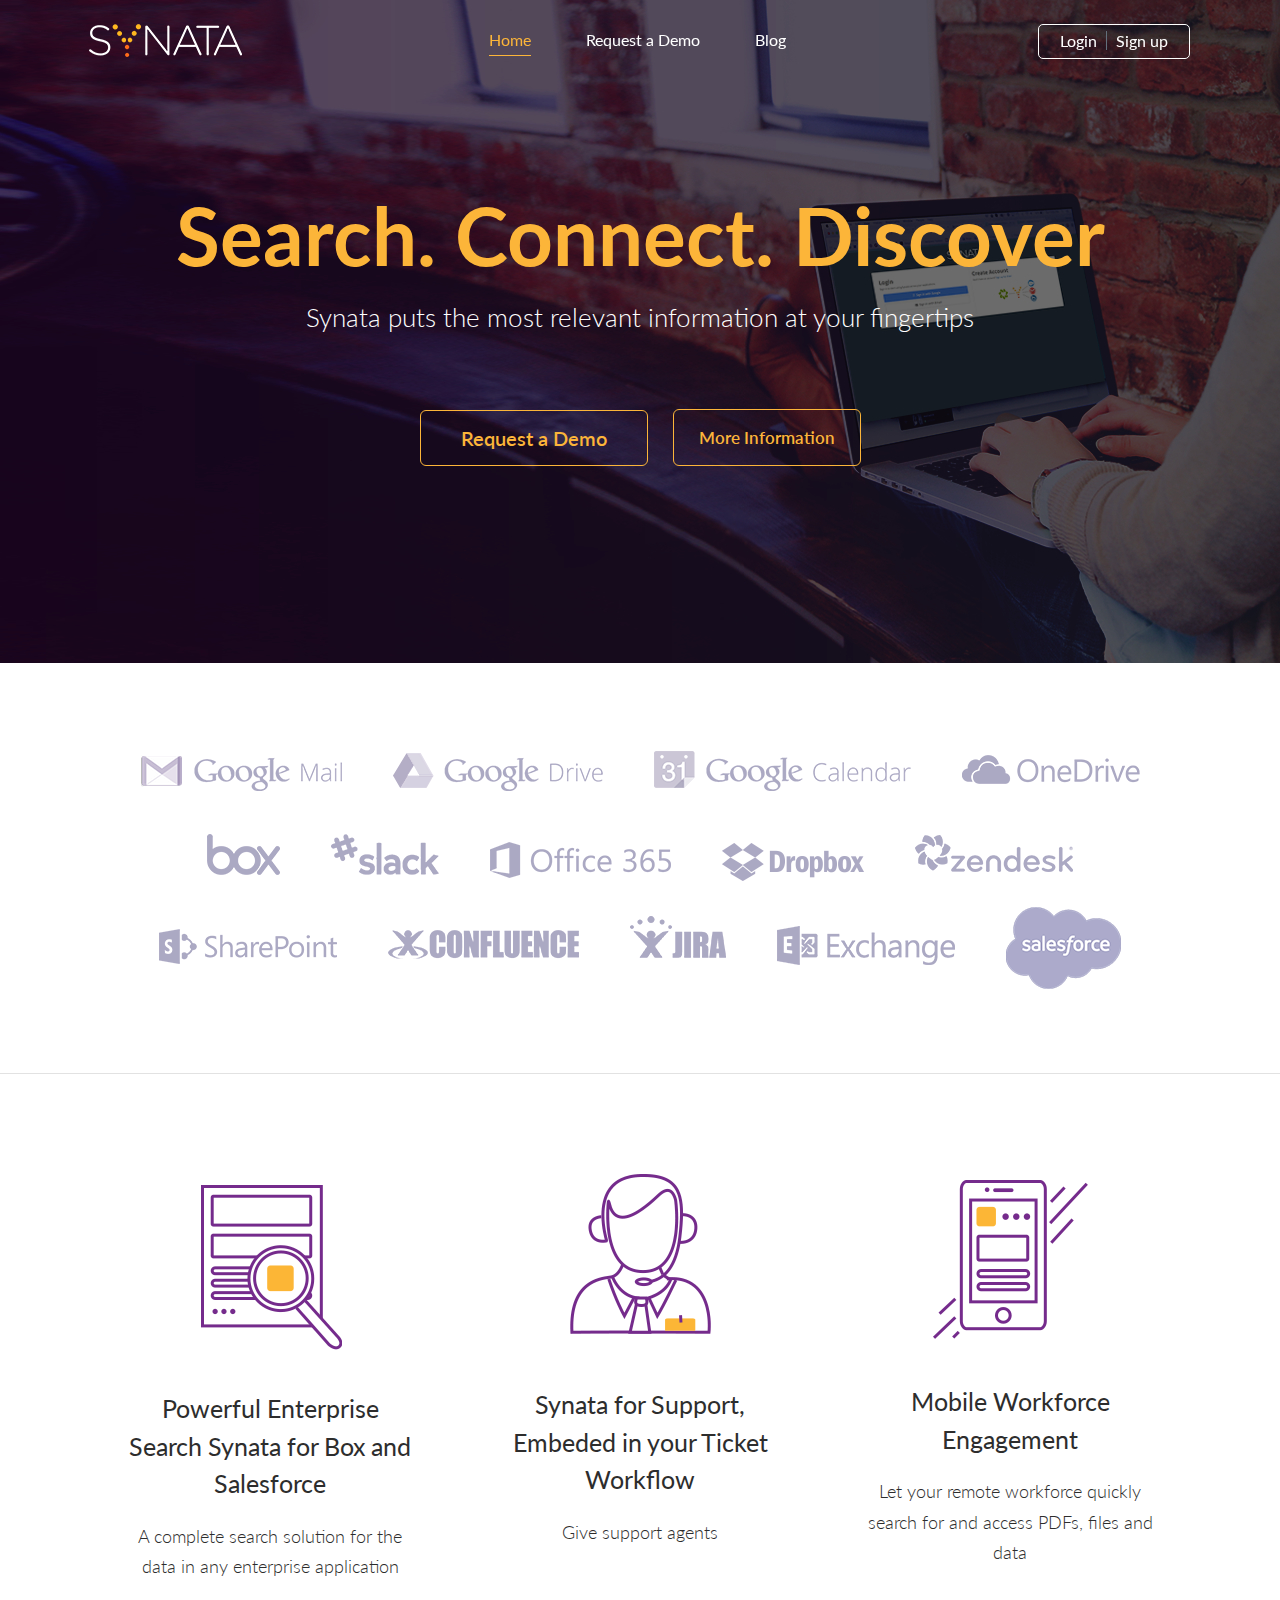
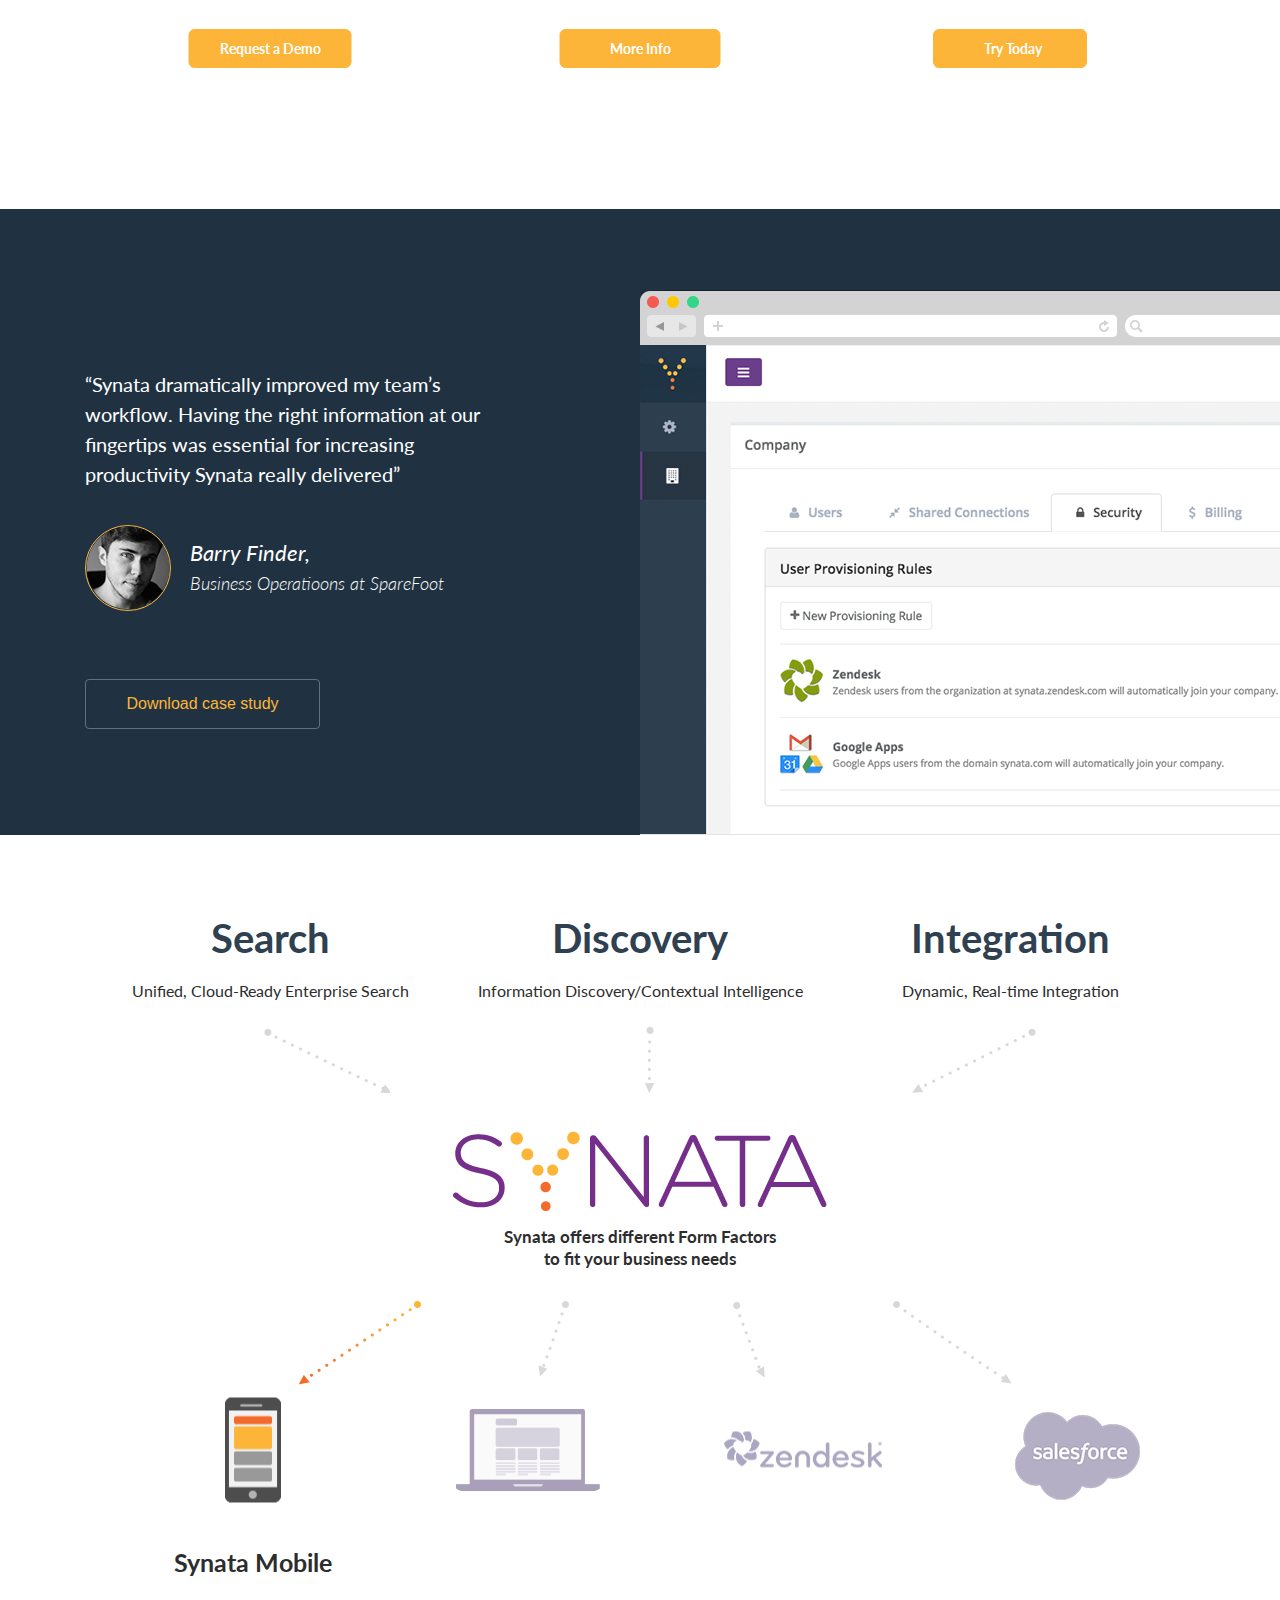
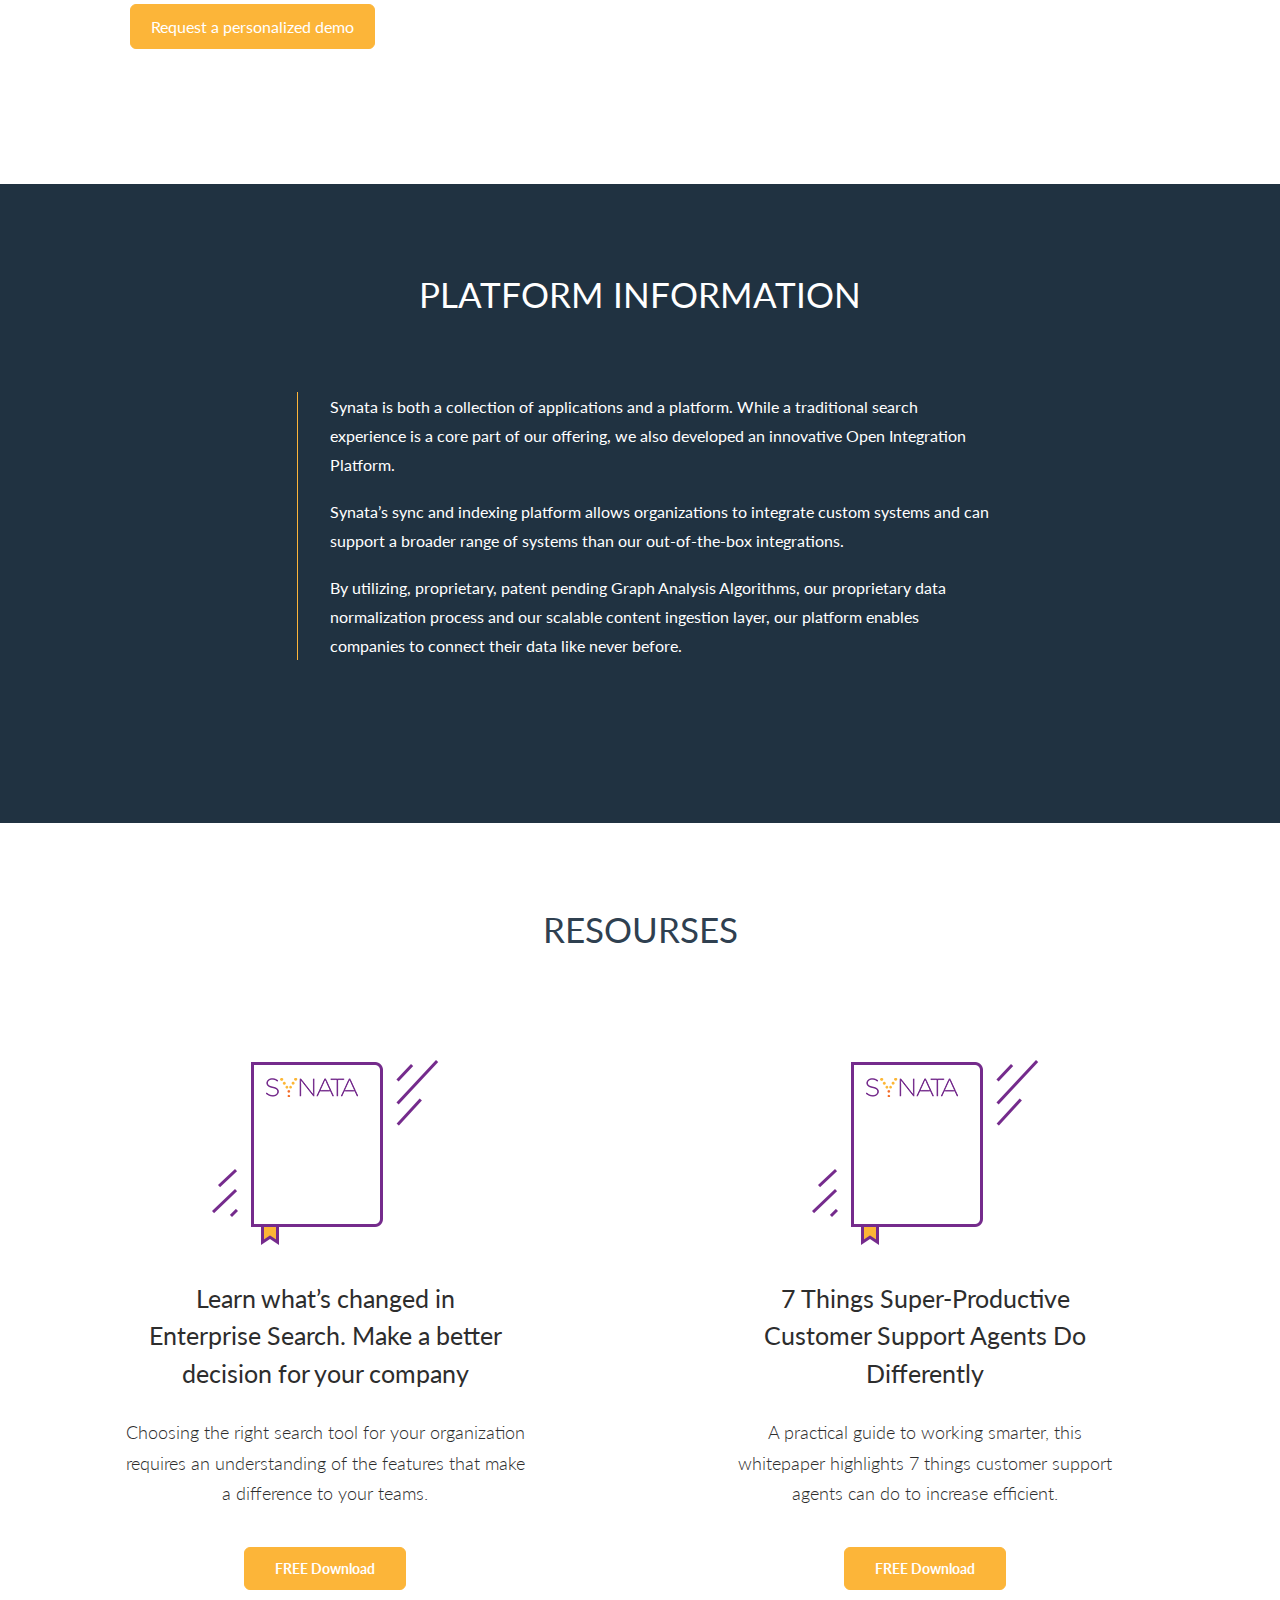
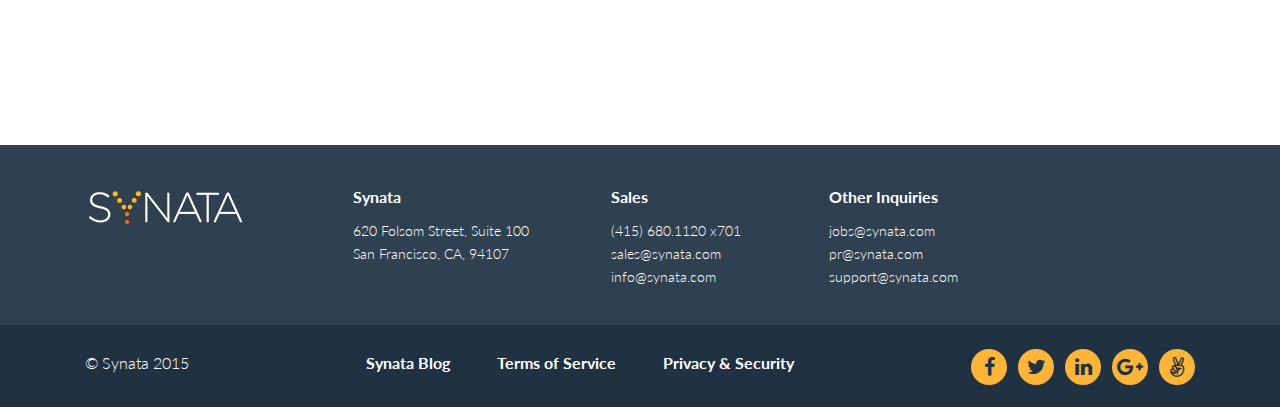
<file: index.html>
<!DOCTYPE html>
<html lang="en">
<head>
    <title>Synata</title>
    <meta charset="utf-8">
    <meta name="viewport" content="width=1170, user-scalable=yes">
    <!--[if lt IE 9]><script src="http://html5shiv.googlecode.com/svn/trunk/html5.js"></script><![endif]-->
    <!--[if lt IE 10]><script src="js/jquery.placeholder.js"></script><![endif]-->
    <link href='https://fonts.googleapis.com/css?family=Lato:400,300,400italic,300italic,700,700italic&amp;subset=latin-ext' rel='stylesheet' type='text/css'>
    <link rel="stylesheet" href="https://maxcdn.bootstrapcdn.com/font-awesome/4.4.0/css/font-awesome.min.css">
    <link rel="stylesheet" type="text/css" href="style/styles.css">
</head>

<body class="home">
    <div class="wrapper">
        <header class="header">
            <div class="container">
                <nav class="navbar">
                    <h1 class="main-logo">
                        <a href="index.html">
                            <img src="img/header/logo.png" alt="Synata">Synata
                        </a>
                    </h1>

                    <div class="autorization">
                        <ul>
                            <li><a href="#">Login</a></li>
                            <li><a href="#">Sign up</a></li>
                        </ul>
                    </div>

                    <ul class="main-nav">
                        <li class="active"><a href="index.html">Home</a></li>
                        <li><a href="request-demo.php">Request a Demo</a></li>
                        <li><a href="blog.html">Blog</a></li>
                    </ul>
                </nav>
            </div><!--/container-->
        </header>

        <div class="content">
            <div class="jumbutron">
                <div class='container'>
                    <h1>Search. Connect. Discover</h1>
                    <p>Synata puts the most relevant information at your fingertips</p>
                    <ul class="home-head-btn">
                        <li><a href="request-demo.php"  >Request a Demo</a></li>
                        <li class="more-btn"><a href="blog.html" >More Information</a></li>
                    </ul>
                </div>
            </div>

            <section class="partners">
                <div class="container">
                    <ul class="partner-list">
                        <li class="partner-row">
                            <ul>
                                <li class="gmail"><a href="#"><img src="img/content/partners/gmail.png" alt=""></a></li>
                                <li class="drive"><a href="#"><img src="img/content/partners/drive.png" alt=""></a></li>
                                <li class="gcal"><a href="#"><img src="img/content/partners/gcal.png" alt=""></a></li>
                                <li class="onedrive"><a href="#"><img src="img/content/partners/OneDrive.png" alt=""></a></li>
                            </ul>
                        </li>
                        <li class="partner-row">
                            <ul>
                                <li class="box-partner"><a href="#"><img src="img/content/partners/box.png" alt=""></a></li>
                                <li class="slack"><a href="#"><img src="img/content/partners/slack.png" alt=""></a></li>
                                <li class="office365"><a href="#"><img src="img/content/partners/office365.png" alt=""></a></li>
                                <li class="dropbox"><a href="#"><img src="img/content/partners/dropbox.png" alt=""></a></li>
                                <li class="zendesk"><a href="#"><img src="img/content/partners/zendesk.png" alt=""></a></li>
                            </ul>
                        </li>
                        <li class="partner-row">
                            <ul>
                                <li class="sharepoint"><a href="#"><img src="img/content/partners/sharepoint.png" alt=""></a></li>
                                <li class="confluence"><a href="#"><img src="img/content/partners/confluence.png" alt=""></a></li>
                                <li class="jira"><a href="#"><img src="img/content/partners/JIRA.png" alt=""></a></li>
                                <li class="exchange"><a href="#"><img src="img/content/partners/Exchange.png" alt=""></a></li>
                                <li class="salesforce"><a href="#"><img src="img/content/partners/salesforce.png" alt=""></a></li>
                            </ul>
                        </li>
                    </ul>
                </div>
            </section>

            <section class="advantages">
                <div class="container">
                    <div class="box-wrap">
                        <div class="box">
                            <img src="img/content/powerful-search.png" alt="" class="powerful-search">
                            <h3>Powerful Enterprise Search Synata for Box and Salesforce</h3>
                            <p>A complete search solution for the data in any enterprise application</p>
                            <a href="#" class="btn text-white request-btn">Request a Demo</a>
                        </div>

                        <div class="box">
                            <img src="img/content/supports.png" alt="">
                            <h3>Synata for Support, Embeded in your Ticket Workflow</h3>
                            <p>Give support agents</p>
                            <a href="#" class="btn text-white more-btn">More Info</a>
                        </div>

                        <div class="box">
                            <img src="img/content/mobile.png" alt="" class="mobile-workforce">
                            <h3>Mobile Workforce Engagement</h3>
                            <p>Let your remote workforce quickly search for and access PDFs, files and data</p>
                            <a href="#" class="btn text-white try-btn">Try Today</a>
                        </div>
                    </div><!--/box-wrap-->
                </div><!--/container-->
            </section>

            <section class="testimonial">
                <div class="container">
                    <div class="box-wrap">
                        <div class="box big-box">
                            <p>“Synata dramatically improved my team’s workflow.  Having the right information at our fingertips was essential for increasing productivity Synata really delivered”</p>

                            <div class="author-box">
                                <div class="author-img">
                                    <img src="img/content/adam.png" alt="Adam">
                                </div>
                                <p><span class="author-name">Barry Finder,</span>
                                    Business Operatioons at SpareFoot</p>
                            </div>

                            <a href="#" class="btn-dwnld">Download case study</a>
                        </div>
                    </div>
                </div>
            </section>
            
            <section class="offers">
                <div class="container">
                    <section class="top-section">
                        <div class="boxes-wrap">  
                            <div class="box search">
                                <h3>Search</h3>
                                <p>Unified, Cloud-Ready Enterprise Search</p>
                            </div>
                                
                            <div class="box discovery">
                                <h3>Discovery</h3>
                                <p>Information Discovery/Contextual Intelligence</p>
                            </div>

                            <div class="box integration">
                                <h3>Integration</h3>
                                <p>Dynamic, Real-time Integration</p>
                            </div>
                        </div><!--/box-wrap--> 
                    </section>

                    <section class="heading">
                        <img src="img/content/biglogo.png" alt="Synata">
                        <p>Synata offers different Form Factors to fit your business needs </p>
                    </section>

                    <section class="arr-bottom-section">
                        <div>
                            <span class="mobile-arr arr active"></span>
                            <span class="web-app-arr arr"></span>
                            <span class="zendesk-arr arr"></span>
                            <span class="service-cloud-arr arr"></span>
                        </div>
                    </section>

                    <section class="section-bottom container">
                        <div class="mobile active">
                            <div class="icon-wrap">
                                <span class="icon mobile"></span>
                            </div>
                            <div class="inner-block">
                                <h4>Synata Mobile</h4>
                                <a href="#" class="btn text-white">Request a personalized demo</a>
                                </div>
                        </div>
                        <div class="web-app">
                            <div class="icon-wrap">
                                <span class="icon web-app"></span>
                            </div>
                            <div class="inner-block">
                                <h4>Synata Web Application</h4>
                                <a href="#" class="btn text-white">Request a personalized demo</a>
                            </div>
                        </div>
                        <div class="zend">
                            <div class="icon-wrap">
                                <span class="icon zendesk"></span>
                            </div>
                            <div class="inner-block">
                                <h4>Synata For Zendesk</h4>
                                <a href="#" class="btn text-white">Request a personalized demo</a>
                            </div>
                        </div>
                        <div class="service-cloud">
                            <div class="icon-wrap">
                                <span class="icon service-cloud"></span>
                            </div>
                            <div class="inner-block">
                                <h4>Synata for Salesforce, Service Cloud and Desk.com</h4>
                                <a href="#" class="btn text-white">Request a personalized demo</a>
                            </div>
                        </div>
                    </section>
                </div> 
            </section>

            <section class="platform-info">
                <div class="container">
                    <header>
                        <h2>Platform Information</h2>
                    </header>

                    <section class="section-content">
                        <p>Synata is both a collection of applications and a platform. While a traditional search experience is a core part of our offering, we also developed an innovative Open Integration Platform.</p>
                        <p>Synata’s sync and indexing platform allows organizations to integrate custom systems and can support a broader range of systems than our out-of-the-box integrations.</p>
                        <p>By utilizing, proprietary, patent pending Graph Analysis Algorithms, our proprietary data normalization process and our scalable content ingestion layer, our platform enables companies to connect their data like never before.</p>
                    </section>
                </div><!--/container-->
            </section>

            <section class="resourses">
                <header>
                    <h2>Resourses</h2>
                </header>

                <section>
                    <div class="container">
                        
                        <div class="box-wrap">
                            <div class="box big-box">
                                <img src="img/content/7.png" alt="">
                                <h3>Learn what’s changed in <br>Enterprise Search. Make a better <br>decision for your company</h3>
                                <p>Choosing the right search tool for your organization requires an understanding of the features that make a difference to your teams.</p>
                                <a href="#" class="btn text-white">FREE Download</a>
                            </div>

                            <div class="box big-box">
                                <img src="img/content/7.png" alt="">
                                <h3>7 Things Super-Productive Customer Support Agents Do Differently</h3>
                                <p>A practical guide to working smarter, this whitepaper highlights 7 things customer support agents can do to increase efficient.</p>
                                <a href="#" class="btn text-white">FREE Download</a>
                            </div>
                        </div><!--/box-wrap-->
                    </div><!--/container-->
                </section>
            </section>


        </div><!--/content-->
    </div>

    <footer class="footer">
        <div class="footer-top">
            <div class="container">
                <div class="footer-logo">
                    <a href="index.html">
                        <img src="img/header/logo.png" alt="Synata">Synata
                    </a>
                </div>

                <div class="footer-col col-adds">
                    <h3>Synata</h3>
                    <p>620 Folsom Street, Suite 100<br>
                        San Francisco, CA, 94107</p>
                </div>

                <div class="footer-col col-contacts">
                    <h3>Sales</h3>
                    <ul>
                        <li>(415) 680.1120 x701</li>
                        <li><a href="mailto: sales@synata.com">sales@synata.com</a></li>
                        <li><a href="mailto: info@synata.com">info@synata.com</a></li>
                    </ul>
                </div>

                <div class="footer-col col-emails">
                    <h3>Other Inquiries</h3>
                    <ul>
                        <li><a href="mailto: jobs@synata.com">jobs@synata.com</a></li>
                        <li><a href="mailto: pr@synata.com">pr@synata.com</a></li>
                        <li><a href="mailto: support@synata.com">support@synata.com</a></li>
                    </ul>
                </div>
            </div>
        </div><!--end FOOTER-TOP-->

        <div class="footer-bottom">
            <div class="container">
                <span class="copy">&copy; Synata 2015</span>

                <ul class="social-list">
                    <li>
                        <a href="#"><i class="fa fa-facebook"></i></a>
                    </li>
                    <li>
                        <a href="#"><i class="fa fa-twitter"></i></a>
                    </li>
                    <li>
                        <a href="#"><i class="fa fa-linkedin"></i></a>
                    </li>
                    <li>
                        <a href="#"><i class="fa fa-google-plus"></i></a>
                    </li>
                    <li>
                        <a href="#"><i class="fa fa-angellist"></i></a>
                    </li>
                </ul>

                <nav class="footer-nav">
                    <ul>
                        <li>
                            <a href="#">Synata Blog</a>
                        </li>
                        <li>
                            <a href="#">Terms of Service</a>
                        </li>
                        <li>
                            <a href="#">Privacy &amp; Security</a>
                        </li>
                    </ul>
                </nav>
            </div>
        </div><!--end FOOTER-BOTTOM-->
    </footer>

    <script src="http://ajax.googleapis.com/ajax/libs/jquery/1.11.1/jquery.min.js"></script>
    <script src="js/commonJs.js"></script>
</body>
</html>
</file>
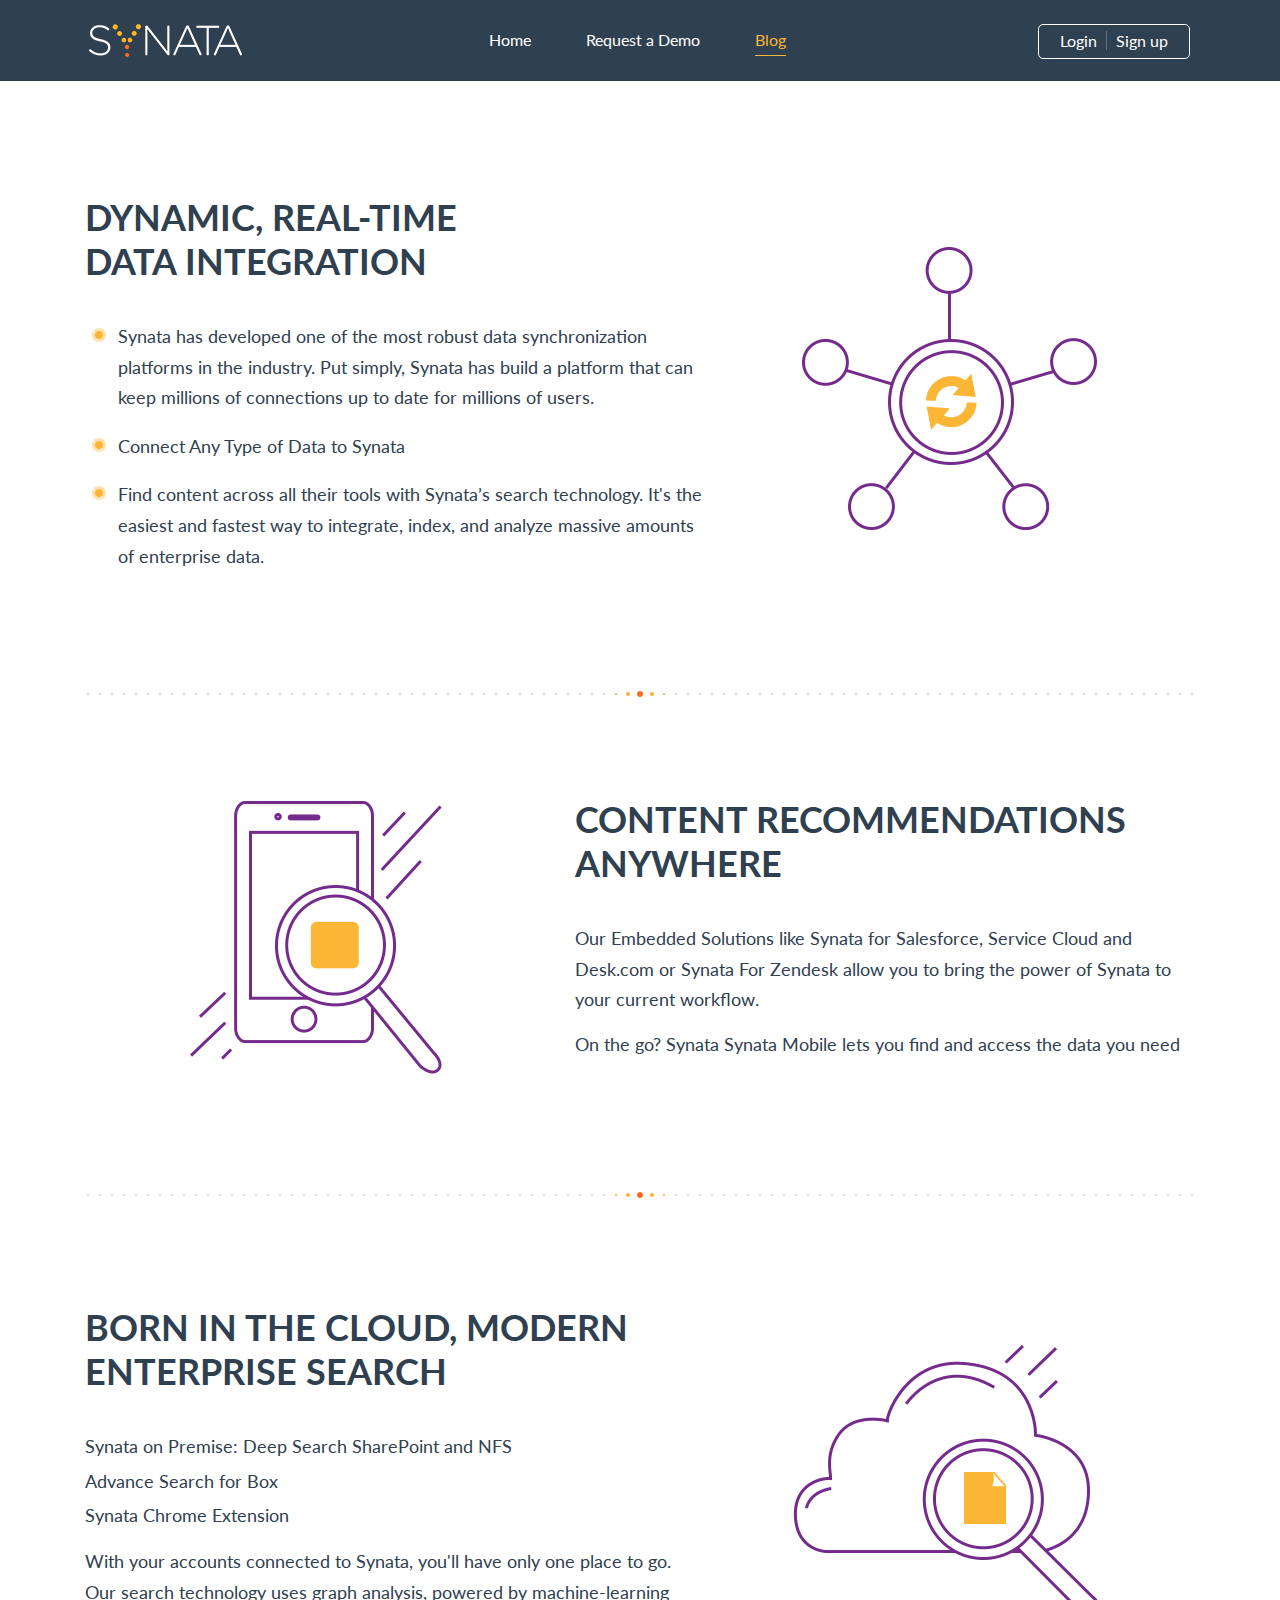
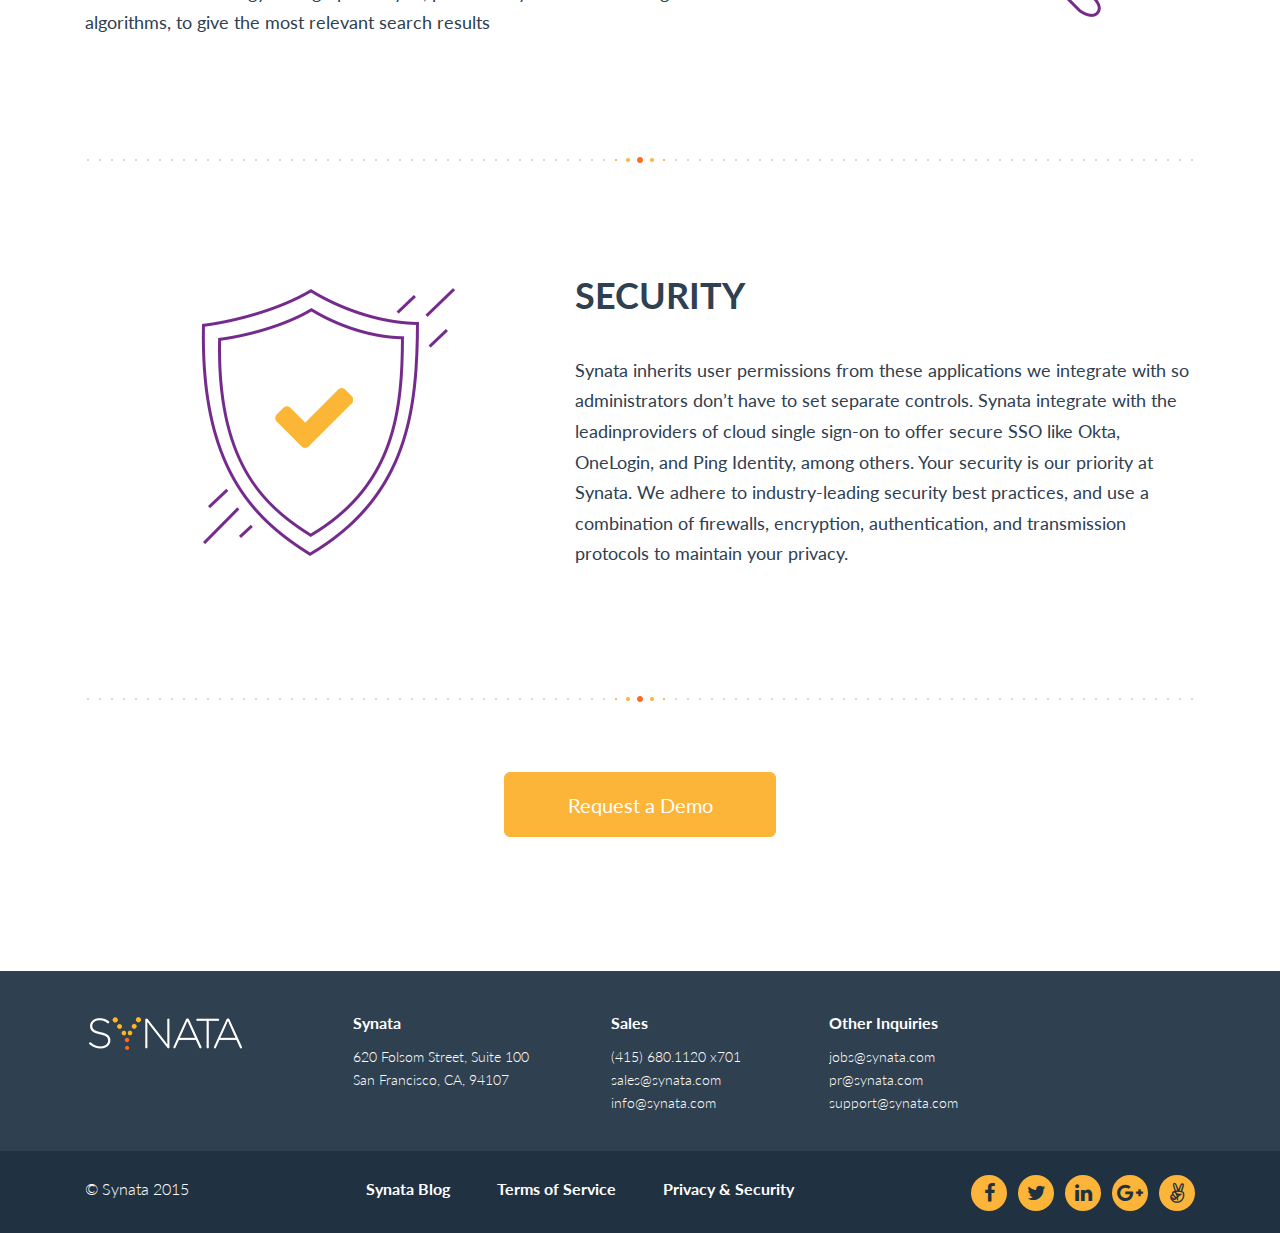
<file: blog.html>
<!DOCTYPE html>
<html lang="en">
<head>
    <title>Blog</title>
    <meta charset="utf-8">
    <meta name="viewport" content="width=1170, user-scalable=yes">
    <!--[if lt IE 9]><script src="http://html5shiv.googlecode.com/svn/trunk/html5.js"></script><![endif]-->
    <!--[if lt IE 10]><script src="js/jquery.placeholder.js"></script><![endif]-->
    <link href='https://fonts.googleapis.com/css?family=Lato:400,300,400italic,300italic,700,700italic&amp;subset=latin-ext' rel='stylesheet' type='text/css'>
    <link rel="stylesheet" href="https://maxcdn.bootstrapcdn.com/font-awesome/4.4.0/css/font-awesome.min.css">
    <link rel="stylesheet" type="text/css" href="style/styles.css">
</head>

<body class="txt-tpl">
    <div class="wrapper">
        <header class="header">
            <div class="container">
                <nav class="navbar">
                    <div class="main-logo">
                        <a href="index.html">
                            <img src="img/header/logo.png" alt="Synata">Synata
                        </a>
                    </div>

                    <div class="autorization">
                        <ul>
                            <li><a href="#">Login</a></li>
                            <li><a href="#">Sign up</a></li>
                        </ul>
                    </div>

                    <ul class="main-nav">
                        <li><a href="index.html">Home</a></li>
                        <li><a href="request-demo.php">Request a Demo</a></li>
                        <li class="active"><a href="blog.html">Blog</a></li>
                    </ul>
                </nav>
            </div><!--/container-->
        </header>

        <div class="content">
            <main role="main">

                <div class="post dynamic-data-block">
                    <div class="post-icon">
                        <img class="icon-indent" src="img/content/1.png" alt="Dynamic, Real-time Data Integration">
                    </div>
                    <div class="post-content">
                        <h2>Dynamic, Real-time<br>
                         Data Integration</h2>
                        <ul>
                            <li>Synata has developed one of the most robust data synchronization platforms in the industry. Put simply, Synata has build a platform that can keep millions of connections up to date for millions of users.</li>
                            <li>Connect Any Type of Data to Synata</li>
                            <li>Find content across all their tools with Synata’s search technology. It's the easiest and fastest way to integrate, index, and analyze massive amounts of enterprise data.</li>
                        </ul>
                    </div>                  
                </div><!--/post-->

                <div class="post content-recomend-block">
                    <div class="post-icon">
                        <img class="icon-recomend" src="img/content/2.png" alt="Content Recommendations Anywhere">
                    </div>
                    <div class="post-content">
                        <h2>Content Recommendations<br>
                            Anywhere</h2>
                        <p class="mar-bot-14">Our Embedded Solutions like Synata for Salesforce, Service Cloud and Desk.com or Synata For Zendesk allow you to bring the power of Synata to your current workflow.</p>
                        <p>On the go? Synata Synata Mobile lets you find and access the data you need</p>
                    </div>
                </div><!--/post-->

                <div class="post modern-enterprises-block">
                    <div class="post-icon">
                        <img class="icon-enterprises" src="img/content/3.png" alt="Born in the Cloud, Modern Enterprise Search">
                    </div>
                    <div class="post-content">
                        <h2>Born in the Cloud, Modern Enterprise Search</h2>
                        <ol>
                            <li>Synata on Premise: Deep Search SharePoint and NFS</li>
                            <li>Advance Search for Box</li>
                            <li>Synata Chrome Extension </li>
                        </ol>
                    <p>With your accounts connected to Synata, you'll have only one place to go. Our search technology uses graph analysis, powered by machine-learning algorithms, to give the most relevant search results</p>
                    </div> 
                </div><!--/post-->

                <div class="post security-block">
                    <div class="post-icon">
                        <img class="icon-security" src="img/content/4.png" alt="Security">
                    </div>
                   <div class="post-content">
                       <h2>Security</h2>
                        <p>Synata inherits user permissions from these applications we integrate with so administrators don’t have to set separate controls. Synata integrate with the leadinproviders of cloud single sign-on to offer secure SSO like Okta, OneLogin, and Ping Identity, among others. Your security is our priority at Synata. We adhere to industry-leading security best practices, and use a combination of firewalls, encryption, authentication, and transmission protocols to maintain your privacy.</p>
                   </div>
                </div><!--/post-->
                <span class="display align-c">
                    <a href="request-demo.php" class="btn">Request a Demo</a>
                </span>

            </main>
        </div>
    </div>

    <footer class="footer">
        <div class="footer-top">
            <div class="container">
                <div class="footer-logo">
                    <a href="index.html">
                        <img src="img/header/logo.png" alt="Synata">Synata
                    </a>
                </div>

                <div class="footer-col col-adds">
                    <h3>Synata</h3>
                    <p>620 Folsom Street, Suite 100<br>
                        San Francisco, CA, 94107</p>
                </div>

                <div class="footer-col col-contacts">
                    <h3>Sales</h3>
                    <ul>
                        <li>(415) 680.1120 x701</li>
                        <li><a href="mailto: sales@synata.com">sales@synata.com</a></li>
                        <li><a href="mailto: info@synata.com">info@synata.com</a></li>
                    </ul>
                </div>

                <div class="footer-col col-emails">
                    <h3>Other Inquiries</h3>
                    <ul>
                        <li><a href="mailto: jobs@synata.com">jobs@synata.com</a></li>
                        <li><a href="mailto: pr@synata.com">pr@synata.com</a></li>
                        <li><a href="mailto: support@synata.com">support@synata.com</a></li>
                    </ul>
                </div>
            </div>
        </div><!--end FOOTER-TOP-->

        <div class="footer-bottom">
            <div class="container">
                <span class="copy">&copy; Synata 2015</span>

                <ul class="social-list">
                    <li>
                        <a href="#"><i class="fa fa-facebook"></i></a>
                    </li>
                    <li>
                        <a href="#"><i class="fa fa-twitter"></i></a>
                    </li>
                    <li>
                        <a href="#"><i class="fa fa-linkedin"></i></a>
                    </li>
                    <li>
                        <a href="#"><i class="fa fa-google-plus"></i></a>
                    </li>
                    <li>
                        <a href="#"><i class="fa fa-angellist"></i></a>
                    </li>
                </ul>

                <nav class="footer-nav">
                    <ul>
                        <li>
                            <a href="#">Synata Blog</a>
                        </li>
                        <li>
                            <a href="#">Terms of Service</a>
                        </li>
                        <li>
                            <a href="#">Privacy &amp; Security</a>
                        </li>
                    </ul>
                </nav>
            </div>
        </div><!--end FOOTER-BOTTOM-->
    </footer>

    <script src="http://ajax.googleapis.com/ajax/libs/jquery/1.11.1/jquery.min.js"></script>
    <script src="js/commonJs.js"></script>
</body>
</html>
</file>
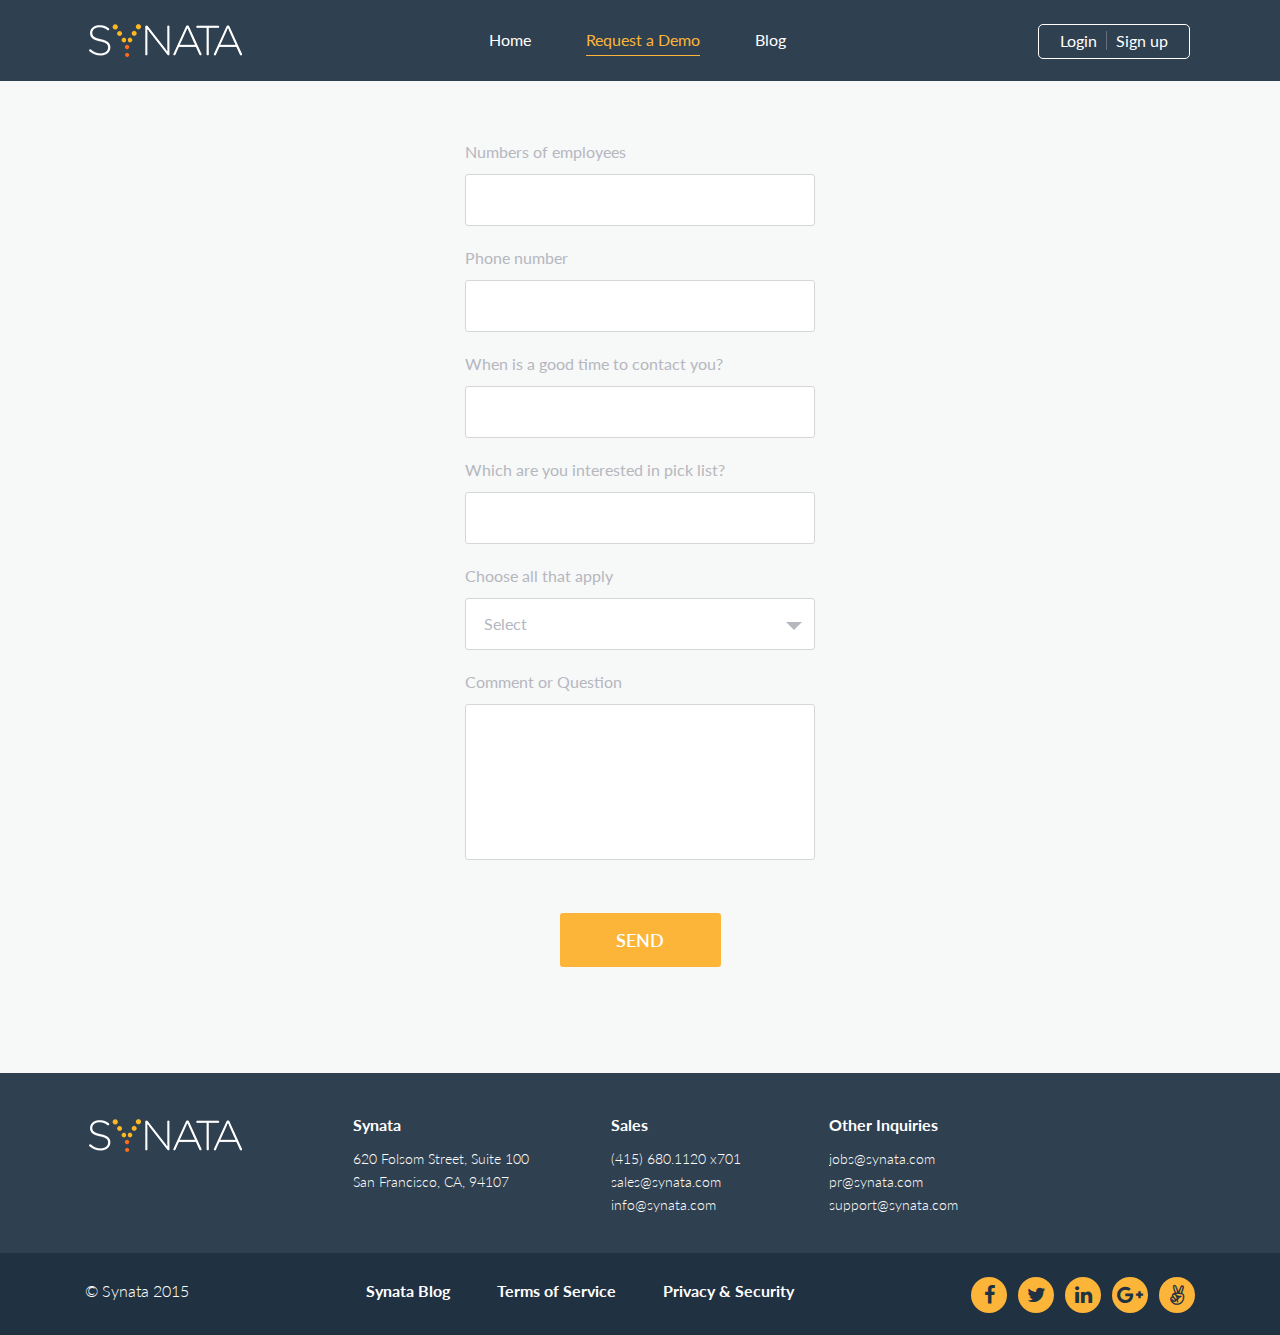
<file: form 2.html>
<!DOCTYPE html>
<html lang="en">
<head>
    <title>Request a Demo</title>
    <meta charset="utf-8">
    <meta name="viewport" content="width=1170, user-scalable=yes">
    <!--[if lt IE 9]><script src="http://html5shiv.googlecode.com/svn/trunk/html5.js"></script><![endif]-->
    <!--[if lt IE 10]><script src="js/jquery.placeholder.js"></script><![endif]-->
    <link href='https://fonts.googleapis.com/css?family=Lato:400,300,400italic,300italic,700,700italic&amp;subset=latin-ext' rel='stylesheet' type='text/css'>
    <link rel="stylesheet" href="https://maxcdn.bootstrapcdn.com/font-awesome/4.4.0/css/font-awesome.min.css">
    <link rel="stylesheet" type="text/css" href="style/styles.css">
</head>

<body class="request-page">
    <div class="wrapper">
        <header class="header">
            <div class="container">
                <nav class="navbar">
                    <div class="main-logo">
                        <a href="index.html">
                            <img src="img/header/logo.png" alt="Synata">Synata
                        </a>
                    </div>

                    <div class="autorization">
                        <ul>
                            <li><a href="#">Login</a></li>
                            <li><a href="#">Sign up</a></li>
                        </ul>
                    </div>

                    <ul class="main-nav">
                        <li><a href="index.html">Home</a></li>
                        <li class="active"><a href="form%202.html">Request a Demo</a></li>
                        <li><a href="blog.html">Blog</a></li>
                    </ul>
                </nav>
            </div><!--/container-->
        </header>

        <div class="content">
            <section class="form-section">
                <div class="container">
                    <form action="" method="post">
                        <fieldset class="stage-2">
                            <ul>
                                <li>
                                    <label for="employees">Numbers of employees</label>
                                    <input type="number" id="employees" name="employees" min="0">
                                </li>
                                <li>
                                    <label for="tell">Phone number</label>
                                    <input type="tel" id="tell" name="tell">
                                </li>
                                <li>
                                    <label for="contact-time">When is a good time to contact you?</label>
                                    <input type="text" id="contact-time" name="contact-time">
                                </li>
                                <li>
                                    <label for="pick-list">Which are you interested in pick list?</label>
                                    <input type="text" id="pick-list" name="pick-list">
                                </li>
                                <li>
                                    <label>Choose all that apply</label>
                                    <dl id="options" class="dropdown">
      
                                        <dt>
                                            <a class="carret" href="#">
                                              <span class="hida">Select</span>
                                              <p class="multiSel"></p>
                                            </a>
                                        </dt>
                                      
                                        <dd>
                                            <div class="mutliSelect">
                                                <ul>
                                                    <li>
                                                        <div class="checkbox inline">
                                                            <input type="checkbox" name="synata-search" id="synata-search" value="Synata Search">
                                                            <label for="synata-search">Synata Search</label>
                                                        </div>
                                                    </li>
                                                    <li>
                                                        <div class="checkbox inline">
                                                            <input type="checkbox" name="embed" id="embed" value="Embed">
                                                            <label for="embed">Embed</label></li>
                                                    <li>
                                                        <div class="checkbox inline">
                                                            <input type="checkbox" name="integration" id="integration" value="Integration"> 
                                                            <label for="integration">Integration</label>
                                                        </div>
                                                    </li>
                                                    <li>
                                                        <div class="checkbox inline">
                                                            <input type="checkbox" name="box-search" id="box-search" value="Box Search" >
                                                            <label for="box-search">Box Search</label>
                                                        </div>
                                                    </li>
                                                    <li>
                                                        <div class="checkbox inline">
                                                            <input type="checkbox" name="sforce-search" id="sforce-searc" value="Salesforce Search">
                                                            <label for="sforce-searc">Salesforce Search</label>
                                                        </div>
                                                    </li>
                                                </ul>
                                            </div>
                                        </dd>
                                    </dl>

                                </li>
                                <li>
                                    <label for="comment">Comment or Question</label>
                                    <textarea name="comment" id="comment"></textarea>
                                </li>
                                <li class="last">
                                    <input class="btn text-white" type="submit" value="Send">
                                </li>
                            </ul>
                        </fieldset>
                    </form>
                </div>
            </section>
        </div>
    </div><!--/content-->

    <footer class="footer">
        <div class="footer-top">
            <div class="container">
                <div class="footer-logo">
                    <a href="index.html">
                        <img src="img/header/logo.png" alt="Synata">Synata
                    </a>
                </div>

                <div class="footer-col col-adds">
                    <h3>Synata</h3>
                    <p>620 Folsom Street, Suite 100<br>
                        San Francisco, CA, 94107</p>
                </div>

                <div class="footer-col col-contacts">
                    <h3>Sales</h3>
                    <ul>
                        <li>(415) 680.1120 x701</li>
                        <li><a href="mailto: sales@synata.com">sales@synata.com</a></li>
                        <li><a href="mailto: info@synata.com">info@synata.com</a></li>
                    </ul>
                </div>

                <div class="footer-col col-emails">
                    <h3>Other Inquiries</h3>
                    <ul>
                        <li><a href="mailto: jobs@synata.com">jobs@synata.com</a></li>
                        <li><a href="mailto: pr@synata.com">pr@synata.com</a></li>
                        <li><a href="mailto: support@synata.com">support@synata.com</a></li>
                    </ul>
                </div>
            </div>
        </div><!--end FOOTER-TOP-->

        <div class="footer-bottom">
            <div class="container">
                <span class="copy">&copy; Synata 2015</span>

                <ul class="social-list">
                    <li>
                        <a href="#"><i class="fa fa-facebook"></i></a>
                    </li>
                    <li>
                        <a href="#"><i class="fa fa-twitter"></i></a>
                    </li>
                    <li>
                        <a href="#"><i class="fa fa-linkedin"></i></a>
                    </li>
                    <li>
                        <a href="#"><i class="fa fa-google-plus"></i></a>
                    </li>
                    <li>
                        <a href="#"><i class="fa fa-angellist"></i></a>
                    </li>
                </ul>

                <nav class="footer-nav">
                    <ul>
                        <li>
                            <a href="#">Synata Blog</a>
                        </li>
                        <li>
                            <a href="#">Terms of Service</a>
                        </li>
                        <li>
                            <a href="#">Privacy &amp; Security</a>
                        </li>
                    </ul>
                </nav>
            </div>
        </div><!--end FOOTER-BOTTOM-->
    </footer>

    <script src="http://ajax.googleapis.com/ajax/libs/jquery/1.11.1/jquery.min.js"></script>
    <script src="js/commonJs.js"></script>
</body>
</html>
</file>
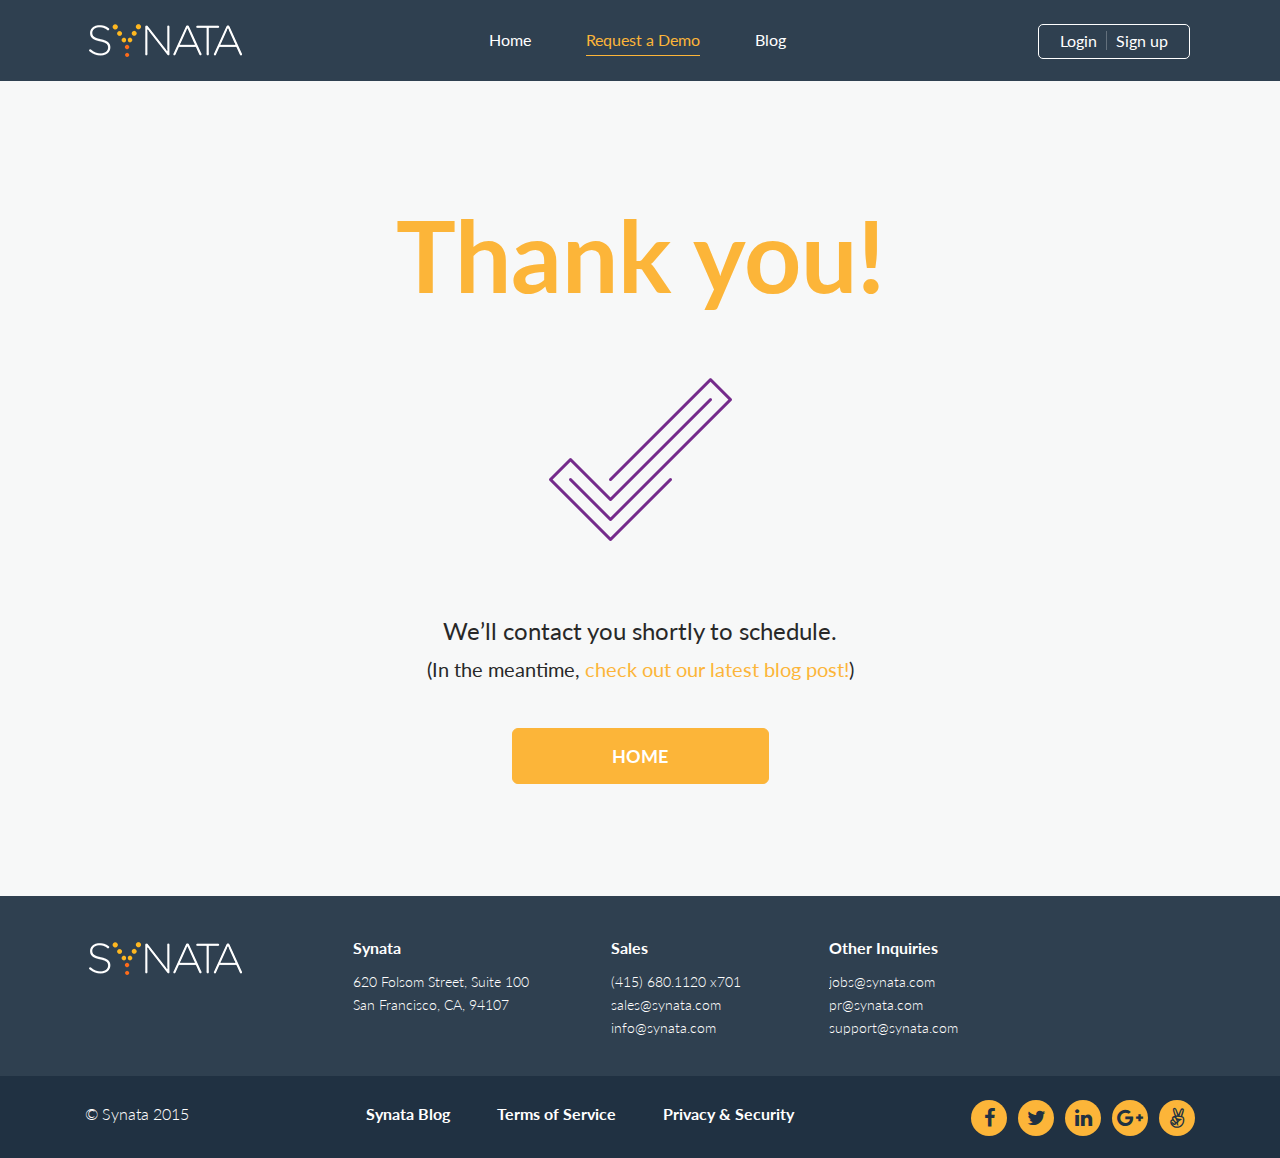
<file: form 3.html>
<!DOCTYPE html>
<html lang="en">
<head>
    <title>Request a Demo</title>
    <meta charset="utf-8">
    <meta name="viewport" content="width=1170, user-scalable=yes">
    <!--[if lt IE 9]><script src="http://html5shiv.googlecode.com/svn/trunk/html5.js"></script><![endif]-->
    <!--[if lt IE 10]><script src="js/jquery.placeholder.js"></script><![endif]-->
    <link href='https://fonts.googleapis.com/css?family=Lato:400,300,400italic,300italic,700,700italic&amp;subset=latin-ext' rel='stylesheet' type='text/css'>
    <link rel="stylesheet" href="https://maxcdn.bootstrapcdn.com/font-awesome/4.4.0/css/font-awesome.min.css">
    <link rel="stylesheet" type="text/css" href="style/styles.css">
</head>

<body class="request-page">
    <div class="wrapper">
        <header class="header">
            <div class="container">
                <nav class="navbar">
                    <div class="main-logo">
                        <a href="index.html">
                            <img src="img/header/logo.png" alt="Synata">Synata
                        </a>
                    </div>

                    <div class="autorization">
                        <ul>
                            <li><a href="#">Login</a></li>
                            <li><a href="#">Sign up</a></li>
                        </ul>
                    </div>

                    <ul class="main-nav">
                        <li><a href="index.html">Home</a></li>
                        <li class="active"><a href="form%203.html">Request a Demo</a></li>
                        <li><a href="blog.html">Blog</a></li>
                    </ul>
                </nav>
            </div><!--/container-->
        </header>

        <div class="content">
            <div class="jumbutron form-success">
                <div class="container">
                    <h1>Thank you!</h1>
                    <img src="img/content/form/icon.png" alt="" width="183" height="163">
                    <p class="big-p">We’ll contact you shortly to schedule.</p>
                    <p>(In the meantime, <a href="#">check out our latest blog post!</a>)</p>
                    <a href="index.html" class="btn text-white">Home</a>
                </div>
            </div><!--/jumbutron-->
        </div><!--/content-->
    </div>

    <footer class="footer">
        <div class="footer-top">
            <div class="container">
                <div class="footer-logo">
                    <a href="index.html">
                        <img src="img/header/logo.png" alt="Synata">Synata
                    </a>
                </div>

                <div class="footer-col col-adds">
                    <h3>Synata</h3>
                    <p>620 Folsom Street, Suite 100<br>
                        San Francisco, CA, 94107</p>
                </div>

                <div class="footer-col col-contacts">
                    <h3>Sales</h3>
                    <ul>
                        <li>(415) 680.1120 x701</li>
                        <li><a href="mailto: sales@synata.com">sales@synata.com</a></li>
                        <li><a href="mailto: info@synata.com">info@synata.com</a></li>
                    </ul>
                </div>

                <div class="footer-col col-emails">
                    <h3>Other Inquiries</h3>
                    <ul>
                        <li><a href="mailto: jobs@synata.com">jobs@synata.com</a></li>
                        <li><a href="mailto: pr@synata.com">pr@synata.com</a></li>
                        <li><a href="mailto: support@synata.com">support@synata.com</a></li>
                    </ul>
                </div>
            </div>
        </div><!--end FOOTER-TOP-->

        <div class="footer-bottom">
            <div class="container">
                <span class="copy">&copy; Synata 2015</span>

                <ul class="social-list">
                    <li>
                        <a href="#"><i class="fa fa-facebook"></i></a>
                    </li>
                    <li>
                        <a href="#"><i class="fa fa-twitter"></i></a>
                    </li>
                    <li>
                        <a href="#"><i class="fa fa-linkedin"></i></a>
                    </li>
                    <li>
                        <a href="#"><i class="fa fa-google-plus"></i></a>
                    </li>
                    <li>
                        <a href="#"><i class="fa fa-angellist"></i></a>
                    </li>
                </ul>

                <nav class="footer-nav">
                    <ul>
                        <li>
                            <a href="#">Synata Blog</a>
                        </li>
                        <li>
                            <a href="#">Terms of Service</a>
                        </li>
                        <li>
                            <a href="#">Privacy &amp; Security</a>
                        </li>
                    </ul>
                </nav>
            </div>
        </div><!--end FOOTER-BOTTOM-->
    </footer>

    <script src="http://ajax.googleapis.com/ajax/libs/jquery/1.11.1/jquery.min.js"></script>
    <script src="js/commonJs.js"></script>
</body>
</html>
</file>
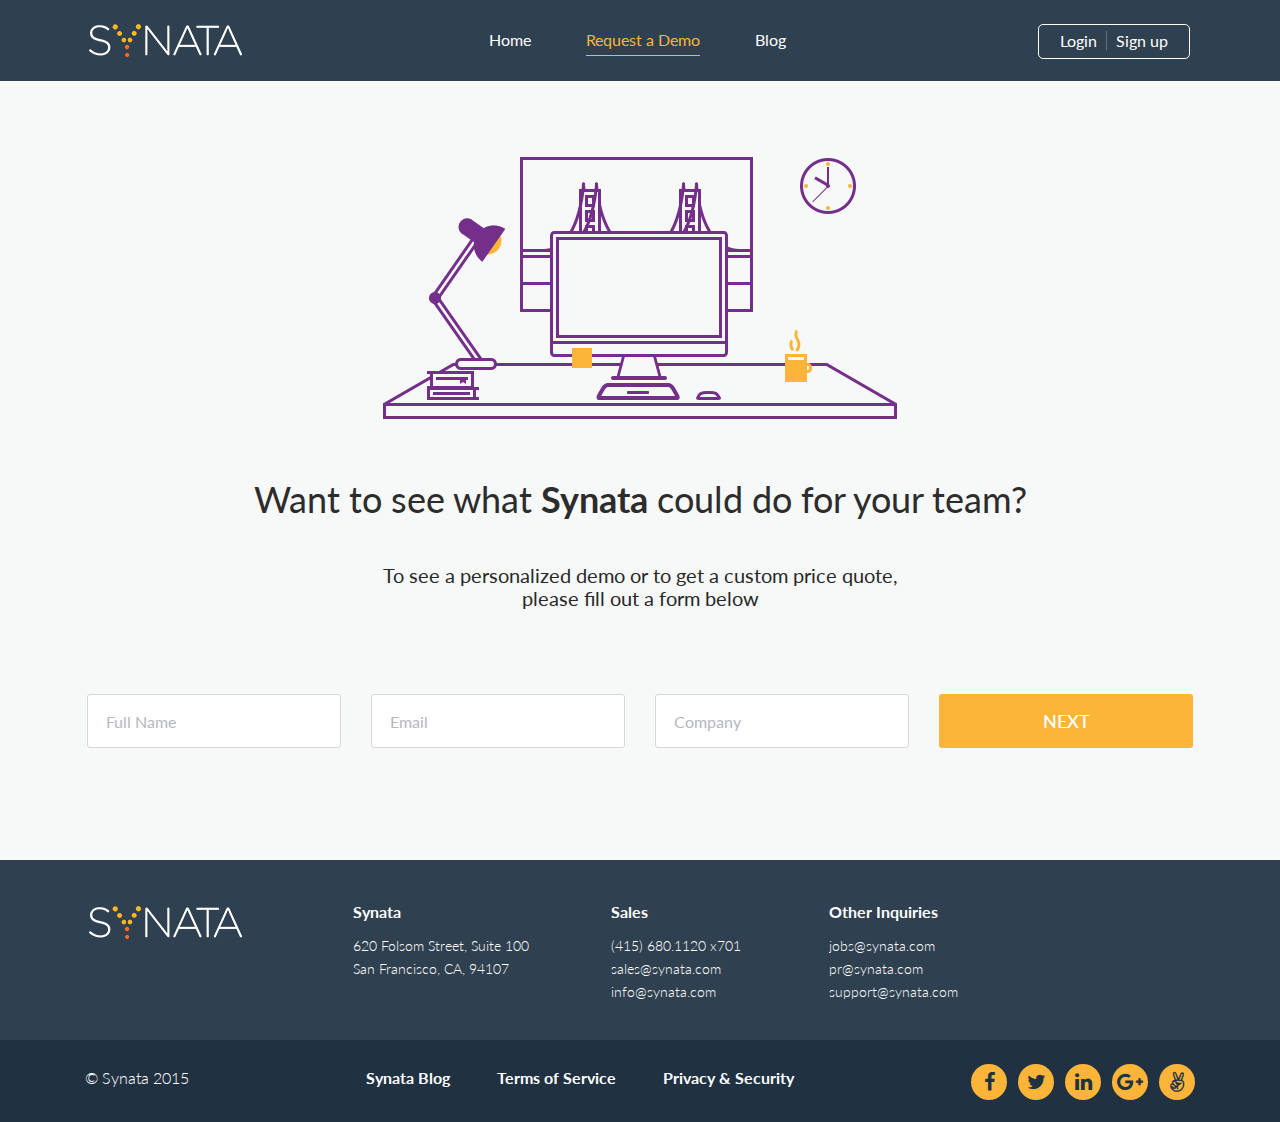
<file: form.html>
<!DOCTYPE html>
<html lang="en">
<head>
    <title>Request a Demo</title>
    <meta charset="utf-8">
    <meta name="viewport" content="width=1170, user-scalable=yes">
    <!--[if lt IE 9]><script src="http://html5shiv.googlecode.com/svn/trunk/html5.js"></script><![endif]-->
    <!--[if lt IE 10]><script src="js/jquery.placeholder.js"></script><![endif]-->
    <link href='https://fonts.googleapis.com/css?family=Lato:400,300,400italic,300italic,700,700italic&amp;subset=latin-ext' rel='stylesheet' type='text/css'>
    <link rel="stylesheet" href="https://maxcdn.bootstrapcdn.com/font-awesome/4.4.0/css/font-awesome.min.css">
    <link rel="stylesheet" type="text/css" href="style/styles.css">
</head>

<body class="request-page">
    <div class="wrapper">
        <header class="header">
            <div class="container">
                <nav class="navbar">
                    <div class="main-logo">
                        <a href="index.html">
                            <img src="img/header/logo.png" alt="Synata">Synata
                        </a>
                    </div>

                    <div class="autorization">
                        <ul>
                            <li><a href="#">Login</a></li>
                            <li><a href="#">Sign up</a></li>
                        </ul>
                    </div>

                    <ul class="main-nav">
                        <li><a href="index.html">Home</a></li>
                        <li class="active"><a href="form.html">Request a Demo</a></li>
                        <li><a href="blog.html">Blog</a></li>
                    </ul>
                </nav>
            </div><!--/container-->
        </header>

        <div class="content">
            <div class="jumbutron">
                <div class="container">
                    <img src="img/content/form/ilustr.png" alt="" width="514" height="262">
                    <h1>Want to see what <strong>Synata</strong> could do for your team?</h1>
                    <p>To see a personalized demo or to get a custom price quote, please fill out a form below</p>
                </div>
            </div><!--/jumbutron-->
            <section class="form-section">
                <div class="container">
                    <form action="" method="post">
                        <fieldset class="stage-1">
                            <ul>
                                <li><input type="text" name="name" placeholder="Full Name" required></li>
                                <li><input type="email" name="email" placeholder="Email" required></li>
                                <li><input type="text" name="company" placeholder="Company"></li>
                                <li><input type="submit" class="btn text-white" value="Next"></li>
                            </ul>
                        </fieldset>
                    </form>
                </div>
            </section>
        </div><!--/content-->
    </div>

    <footer class="footer">
        <div class="footer-top">
            <div class="container">
                <div class="footer-logo">
                    <a href="index.html">
                        <img src="img/header/logo.png" alt="Synata">Synata
                    </a>
                </div>

                <div class="footer-col col-adds">
                    <h3>Synata</h3>
                    <p>620 Folsom Street, Suite 100<br>
                        San Francisco, CA, 94107</p>
                </div>

                <div class="footer-col col-contacts">
                    <h3>Sales</h3>
                    <ul>
                        <li>(415) 680.1120 x701</li>
                        <li><a href="mailto: sales@synata.com">sales@synata.com</a></li>
                        <li><a href="mailto: info@synata.com">info@synata.com</a></li>
                    </ul>
                </div>

                <div class="footer-col col-emails">
                    <h3>Other Inquiries</h3>
                    <ul>
                        <li><a href="mailto: jobs@synata.com">jobs@synata.com</a></li>
                        <li><a href="mailto: pr@synata.com">pr@synata.com</a></li>
                        <li><a href="mailto: support@synata.com">support@synata.com</a></li>
                    </ul>
                </div>
            </div>
        </div><!--end FOOTER-TOP-->

        <div class="footer-bottom">
            <div class="container">
                <span class="copy">&copy; Synata 2015</span>

                <ul class="social-list">
                    <li>
                        <a href="#"><i class="fa fa-facebook"></i></a>
                    </li>
                    <li>
                        <a href="#"><i class="fa fa-twitter"></i></a>
                    </li>
                    <li>
                        <a href="#"><i class="fa fa-linkedin"></i></a>
                    </li>
                    <li>
                        <a href="#"><i class="fa fa-google-plus"></i></a>
                    </li>
                    <li>
                        <a href="#"><i class="fa fa-angellist"></i></a>
                    </li>
                </ul>

                <nav class="footer-nav">
                    <ul>
                        <li>
                            <a href="#">Synata Blog</a>
                        </li>
                        <li>
                            <a href="#">Terms of Service</a>
                        </li>
                        <li>
                            <a href="#">Privacy &amp; Security</a>
                        </li>
                    </ul>
                </nav>
            </div>
        </div><!--end FOOTER-BOTTOM-->
    </footer>

    <script src="http://ajax.googleapis.com/ajax/libs/jquery/1.11.1/jquery.min.js"></script>
    <script src="js/commonJs.js"></script>
</body>
</html>
</file>
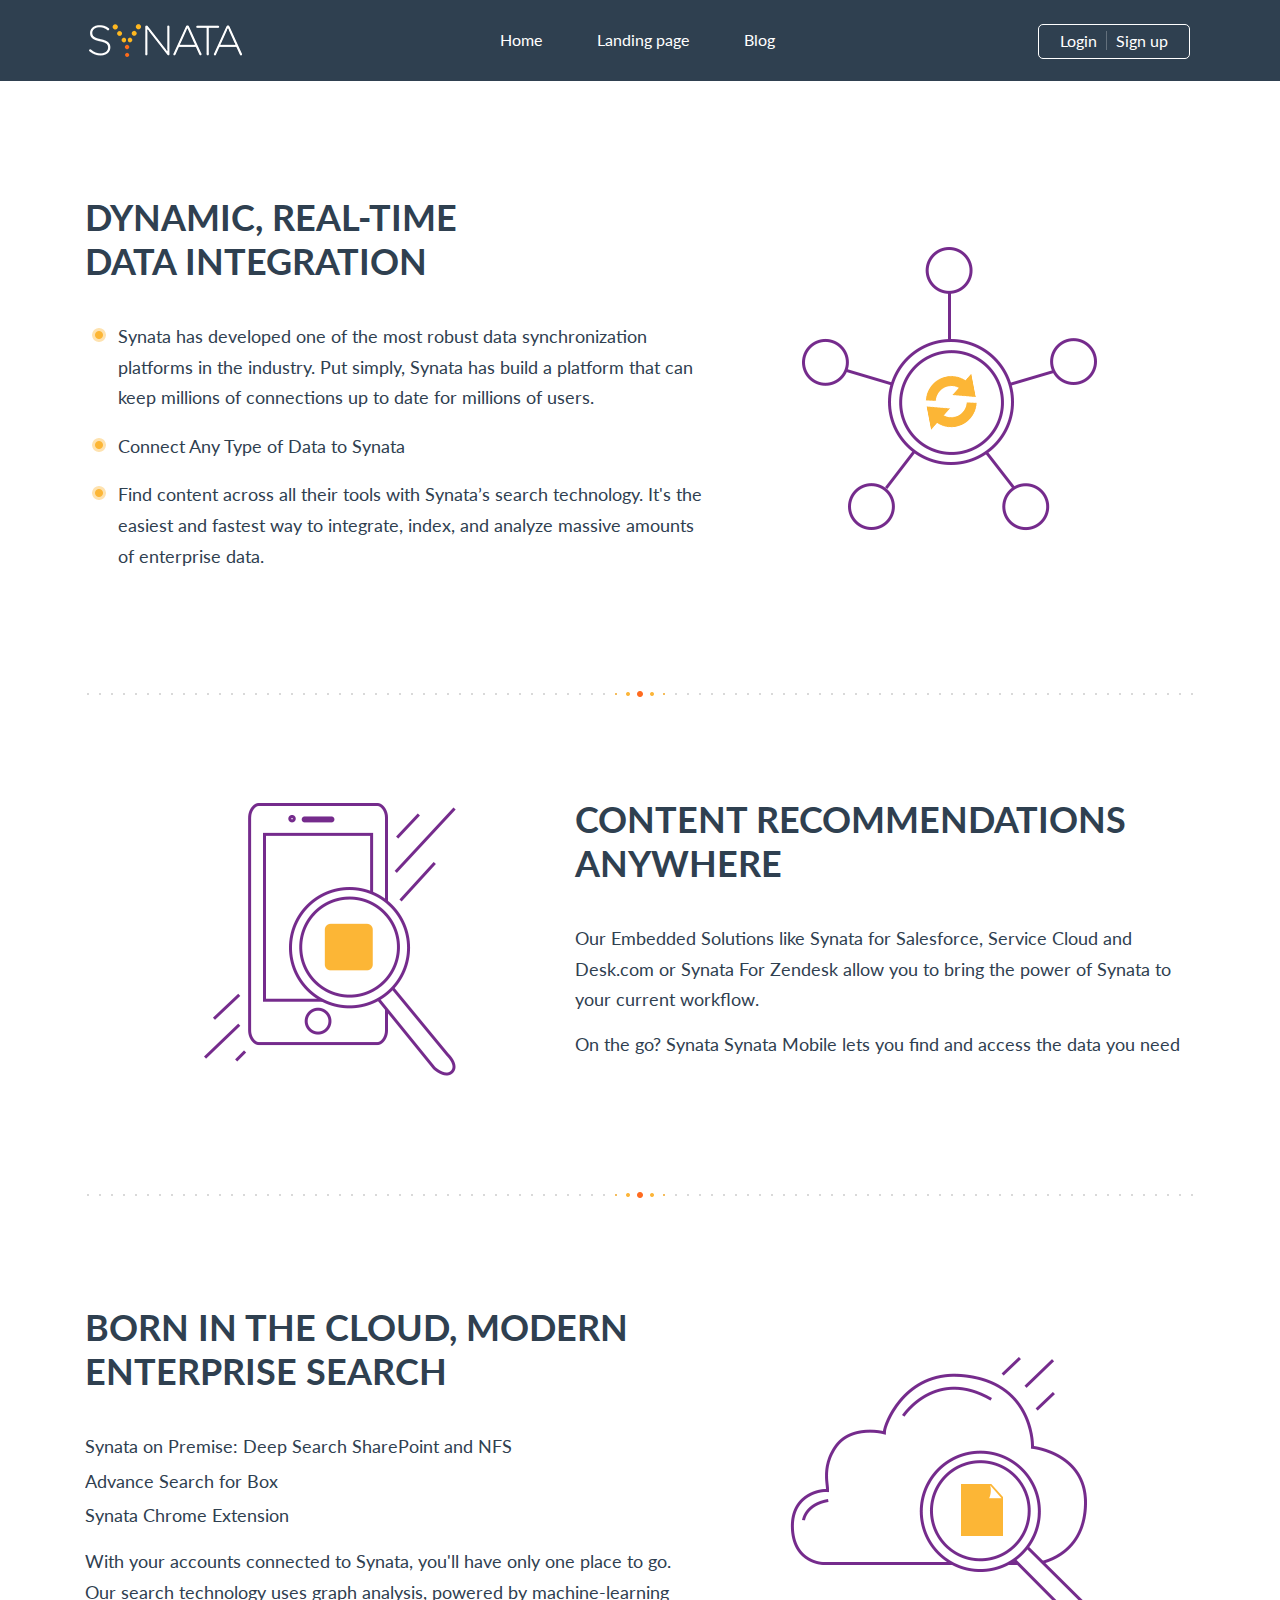
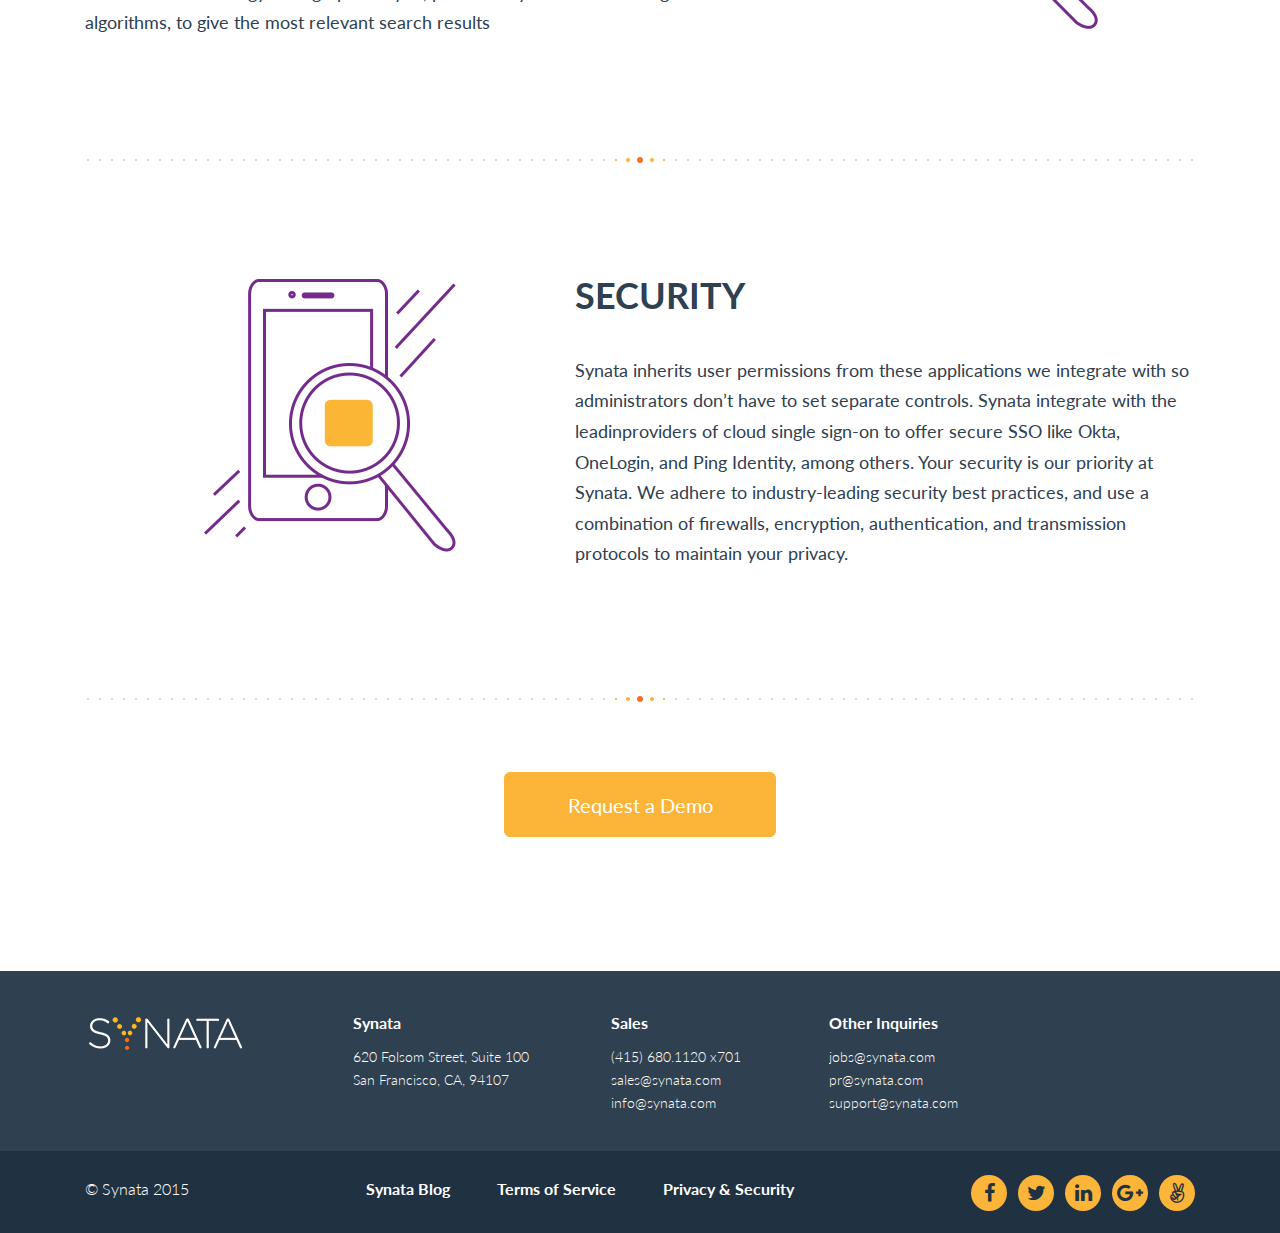
<file: more-information.html>
<!DOCTYPE html>
<html lang="en">
<head>
    <title>Text page template</title>
    <meta charset="utf-8">
    <meta name="viewport" content="width=1170, user-scalable=yes">
    <!--[if lt IE 9]><script src="http://html5shiv.googlecode.com/svn/trunk/html5.js"></script><![endif]-->
    <!--[if lt IE 10]><script src="js/jquery.placeholder.js"></script><![endif]-->
    <link href='https://fonts.googleapis.com/css?family=Lato:400,300,400italic,300italic,700,700italic&amp;subset=latin-ext' rel='stylesheet' type='text/css'>
    <link rel="stylesheet" href="https://maxcdn.bootstrapcdn.com/font-awesome/4.4.0/css/font-awesome.min.css">
    <link rel="stylesheet" type="text/css" href="style/styles.css">
</head>

<body class="txt-tpl">
    <div class="wrapper">
        <header class="header">
            <div class="container">
                <nav class="navbar">
                    <div class="main-logo">
                        <a href="index.html">
                            <img src="img/header/logo.png" alt="Synata">Synata
                        </a>
                    </div>

                    <div class="autorization">
                        <ul>
                            <li><a href="#">Login</a></li>
                            <li><a href="#">Sign up</a></li>
                        </ul>
                    </div>

                    <ul class="main-nav">
                        <li><a href="#">Home</a></li>
                        <li><a href="#">Landing page</a></li>
                        <li><a href="#">Blog</a></li>
                    </ul>
                </nav>
            </div><!--/container-->
        </header>

        <div class="content">
            <main role="main">

                <div class="post dynamic-data-block">
                    <div class="post-icon">
                        <img class="icon-indent" src="img/content/1.png" alt="Dynamic, Real-time Data Integration">
                    </div>
                    <div class="post-content">
                        <h2>Dynamic, Real-time<br>
                         Data Integration</h2>
                        <ul>
                            <li>Synata has developed one of the most robust data synchronization platforms in the industry. Put simply, Synata has build a platform that can keep millions of connections up to date for millions of users.</li>
                            <li>Connect Any Type of Data to Synata</li>
                            <li>Find content across all their tools with Synata’s search technology. It's the easiest and fastest way to integrate, index, and analyze massive amounts of enterprise data.</li>
                        </ul>
                    </div>                  
                </div><!--/post-->

                <div class="post content-recomend-block">
                    <div class="post-icon">
                        <img src="img/content/2.png" alt="Content Recommendations Anywhere">
                    </div>
                    <div class="post-content">
                        <h2>Content Recommendations<br>
                         Anywhere</h2>
                        <p class="mar-bot-14">Our Embedded Solutions like Synata for Salesforce, Service Cloud and Desk.com or Synata For Zendesk allow you to bring the power of Synata to your current workflow.</p>
                        <p>On the go? Synata Synata Mobile lets you find and access the data you need</p>
                    </div>
                </div><!--/post-->

                <div class="post modern-enterprises-block">
                    <div class="post-icon">
                        <img class="icon-indent" src="img/content/3.png" alt="Born in the Cloud, Modern Enterprise Search">
                    </div>
                    <div class="post-content">
                        <h2>Born in the Cloud, Modern Enterprise Search</h2>
                        <ol>
                            <li>Synata on Premise: Deep Search SharePoint and NFS</li>
                            <li>Advance Search for Box</li>
                            <li>Synata Chrome Extension </li>
                        </ol>
                    <p>With your accounts connected to Synata, you'll have only one place to go. Our search technology uses graph analysis, powered by machine-learning algorithms, to give the most relevant search results</p>
                    </div> 
                </div><!--/post-->

                <div class="post security-block">
                    <div class="post-icon">
                        <img src="img/content/2.png" alt="Security">
                    </div>
                   <div class="post-content">
                       <h2>Security</h2>
                        <p>Synata inherits user permissions from these applications we integrate with so administrators don’t have to set separate controls. Synata integrate with the leadinproviders of cloud single sign-on to offer secure SSO like Okta, OneLogin, and Ping Identity, among others. Your security is our priority at Synata. We adhere to industry-leading security best practices, and use a combination of firewalls, encryption, authentication, and transmission protocols to maintain your privacy.</p>
                   </div>
                </div><!--/post-->
               <span class="display align-c"> <a href="#" class="btn">Request a Demo</a></span>

            </main>
        </div>
    </div>

    <footer class="footer">
        <div class="footer-top">
            <div class="container">
                <div class="footer-logo">
                    <a href="index.html">
                        <img src="img/header/logo.png" alt="Synata">Synata
                    </a>
                </div>

                <div class="footer-col col-adds">
                    <h3>Synata</h3>
                    <p>620 Folsom Street, Suite 100<br>
                        San Francisco, CA, 94107</p>
                </div>

                <div class="footer-col col-contacts">
                    <h3>Sales</h3>
                    <ul>
                        <li>(415) 680.1120 x701</li>
                        <li><a href="mailto: sales@synata.com">sales@synata.com</a></li>
                        <li><a href="mailto: info@synata.com">info@synata.com</a></li>
                    </ul>
                </div>

                <div class="footer-col col-emails">
                    <h3>Other Inquiries</h3>
                    <ul>
                        <li><a href="mailto: jobs@synata.com">jobs@synata.com</a></li>
                        <li><a href="mailto: pr@synata.com">pr@synata.com</a></li>
                        <li><a href="mailto: support@synata.com">support@synata.com</a></li>
                    </ul>
                </div>
            </div>
        </div><!--end FOOTER-TOP-->

        <div class="footer-bottom">
            <div class="container">
                <span class="copy">&copy; Synata 2015</span>

                <ul class="social-list">
                    <li>
                        <a href="#"><i class="fa fa-facebook"></i></a>
                    </li>
                    <li>
                        <a href="#"><i class="fa fa-twitter"></i></a>
                    </li>
                    <li>
                        <a href="#"><i class="fa fa-linkedin"></i></a>
                    </li>
                    <li>
                        <a href="#"><i class="fa fa-google-plus"></i></a>
                    </li>
                    <li>
                        <a href="#"><i class="fa fa-angellist"></i></a>
                    </li>
                </ul>

                <nav class="footer-nav">
                    <ul>
                        <li>
                            <a href="#">Synata Blog</a>
                        </li>
                        <li>
                            <a href="#">Terms of Service</a>
                        </li>
                        <li>
                            <a href="#">Privacy &amp; Security</a>
                        </li>
                    </ul>
                </nav>
            </div>
        </div><!--end FOOTER-BOTTOM-->
    </footer>

    <script src="http://ajax.googleapis.com/ajax/libs/jquery/1.11.1/jquery.min.js"></script>
    <script src="js/commonJs.js"></script>
</body>
</html>
</file>
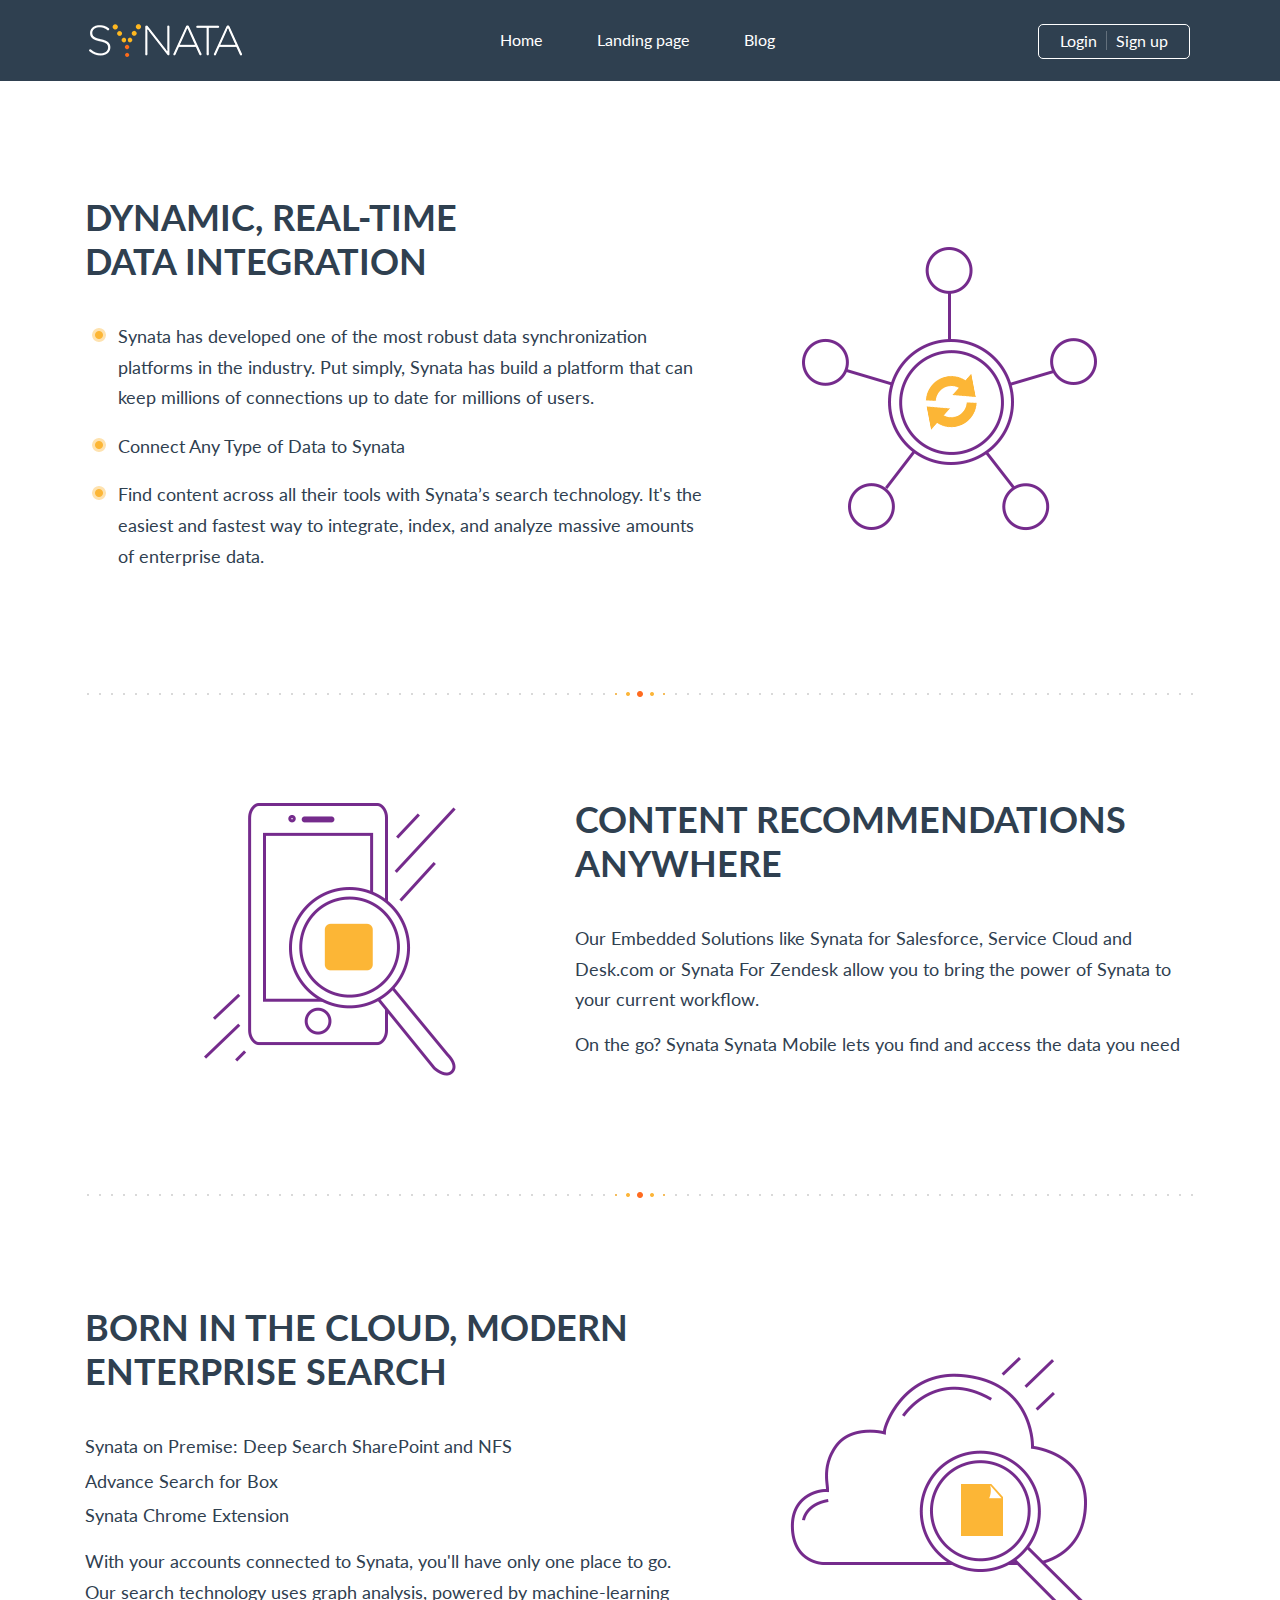
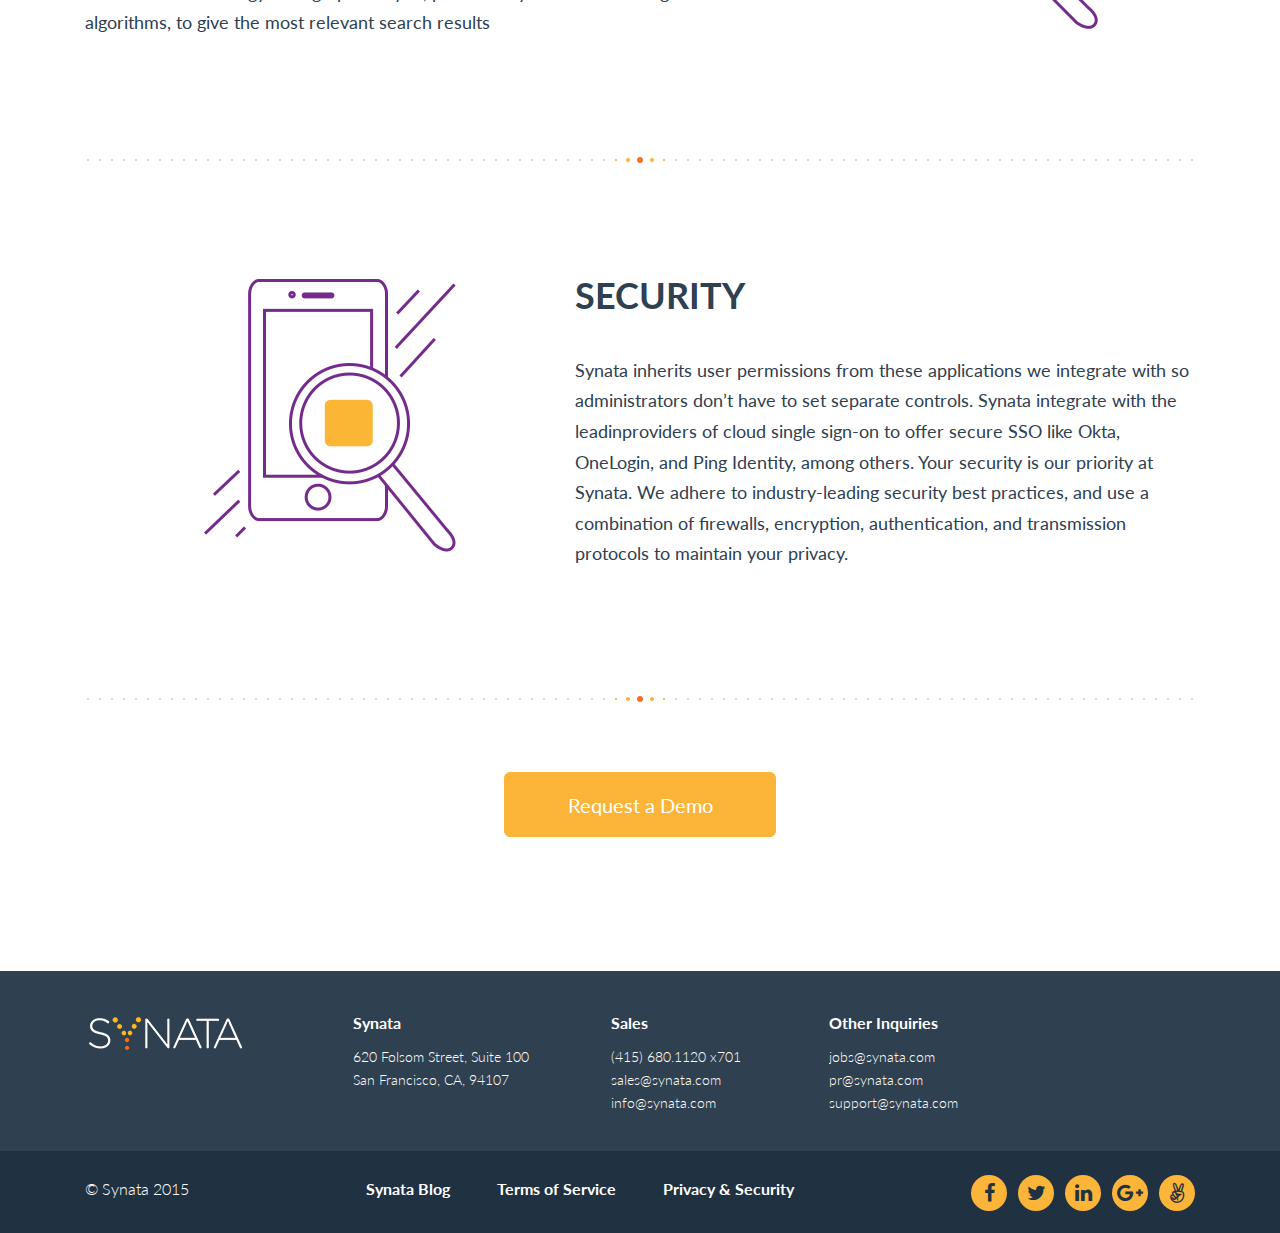
<file: text.tpl.html>
<!DOCTYPE html>
<html lang="en">
<head>
    <title>Text page template</title>
    <meta charset="utf-8">
    <meta name="viewport" content="width=1170, user-scalable=yes">
    <!--[if lt IE 9]><script src="http://html5shiv.googlecode.com/svn/trunk/html5.js"></script><![endif]-->
    <link href='https://fonts.googleapis.com/css?family=Lato:400,300,400italic,300italic,700,700italic&amp;subset=latin-ext' rel='stylesheet' type='text/css'>
    <link rel="stylesheet" href="https://maxcdn.bootstrapcdn.com/font-awesome/4.4.0/css/font-awesome.min.css">
    <link rel="stylesheet" type="text/css" href="style/styles.css">
</head>

<body class="txt-tpl">
    <div class="wrapper">
        <header class="header">
            <div class="container">
                <nav class="navbar">
                    <div class="main-logo">
                        <a href="index.html">
                            <img src="img/header/logo.png" alt="Synata">Synata
                        </a>
                    </div>

                    <div class="autorization">
                        <ul>
                            <li><a href="#">Login</a></li>
                            <li><a href="#">Sign up</a></li>
                        </ul>
                    </div>

                    <ul class="main-nav">
                        <li><a href="#">Home</a></li>
                        <li><a href="#">Landing page</a></li>
                        <li><a href="#">Blog</a></li>
                    </ul>
                </nav>
            </div><!--/container-->
        </header>

        <div class="content">
            <main role="main">

                <div class="post dynamic-data-block">
                    <div class="post-icon">
                        <img class="icon-indent" src="img/content/1.png" alt="Dynamic, Real-time Data Integration">
                    </div>
                    <div class="post-content">
                        <h2>Dynamic, Real-time<br>
                         Data Integration</h2>
                        <ul>
                            <li>Synata has developed one of the most robust data synchronization platforms in the industry. Put simply, Synata has build a platform that can keep millions of connections up to date for millions of users.</li>
                            <li>Connect Any Type of Data to Synata</li>
                            <li>Find content across all their tools with Synata’s search technology. It's the easiest and fastest way to integrate, index, and analyze massive amounts of enterprise data.</li>
                        </ul>
                    </div>                  
                </div><!--/post-->

                <div class="post content-recomend-block">
                    <div class="post-icon">
                        <img src="img/content/2.png" alt="Content Recommendations Anywhere">
                    </div>
                    <div class="post-content">
                        <h2>Content Recommendations<br>
                         Anywhere</h2>
                        <p class="mar-bot-14">Our Embedded Solutions like Synata for Salesforce, Service Cloud and Desk.com or Synata For Zendesk allow you to bring the power of Synata to your current workflow.</p>
                        <p>On the go? Synata Synata Mobile lets you find and access the data you need</p>
                    </div>
                </div><!--/post-->

                <div class="post modern-enterprises-block">
                    <div class="post-icon">
                        <img class="icon-indent" src="img/content/3.png" alt="Born in the Cloud, Modern Enterprise Search">
                    </div>
                    <div class="post-content">
                        <h2>Born in the Cloud, Modern Enterprise Search</h2>
                        <ol>
                            <li>Synata on Premise: Deep Search SharePoint and NFS</li>
                            <li>Advance Search for Box</li>
                            <li>Synata Chrome Extension </li>
                        </ol>
                    <p>With your accounts connected to Synata, you'll have only one place to go. Our search technology uses graph analysis, powered by machine-learning algorithms, to give the most relevant search results</p>
                    </div> 
                </div><!--/post-->

                <div class="post security-block">
                    <div class="post-icon">
                        <img src="img/content/2.png" alt="Security">
                    </div>
                   <div class="post-content">
                       <h2>Security</h2>
                        <p>Synata inherits user permissions from these applications we integrate with so administrators don’t have to set separate controls. Synata integrate with the leadinproviders of cloud single sign-on to offer secure SSO like Okta, OneLogin, and Ping Identity, among others. Your security is our priority at Synata. We adhere to industry-leading security best practices, and use a combination of firewalls, encryption, authentication, and transmission protocols to maintain your privacy.</p>
                   </div>
                </div><!--/post-->
               <span class="display align-c"> <a href="#" class="btn">Request a Demo</a></span>

            </main>
        </div>
    </div>

    <footer class="footer">
        <div class="footer-top">
            <div class="container">
                <div class="footer-logo">
                    <a href="index.html">
                        <img src="img/header/logo.png" alt="Synata">Synata
                    </a>
                </div>

                <div class="footer-col col-adds">
                    <h3>Synata</h3>
                    <p>620 Folsom Street, Suite 100<br>
                        San Francisco, CA, 94107</p>
                </div>

                <div class="footer-col col-contacts">
                    <h3>Sales</h3>
                    <ul>
                        <li>(415) 680.1120 x701</li>
                        <li><a href="mailto: sales@synata.com">sales@synata.com</a></li>
                        <li><a href="mailto: info@synata.com">info@synata.com</a></li>
                    </ul>
                </div>

                <div class="footer-col col-emails">
                    <h3>Other Inquiries</h3>
                    <ul>
                        <li><a href="mailto: jobs@synata.com">jobs@synata.com</a></li>
                        <li><a href="mailto: pr@synata.com">pr@synata.com</a></li>
                        <li><a href="mailto: support@synata.com">support@synata.com</a></li>
                    </ul>
                </div>
            </div>
        </div><!--end FOOTER-TOP-->

        <div class="footer-bottom">
            <div class="container">
                <span class="copy">&copy; Synata 2015</span>

                <ul class="social-list">
                    <li>
                        <a href="#"><i class="fa fa-facebook"></i></a>
                    </li>
                    <li>
                        <a href="#"><i class="fa fa-twitter"></i></a>
                    </li>
                    <li>
                        <a href="#"><i class="fa fa-linkedin"></i></a>
                    </li>
                    <li>
                        <a href="#"><i class="fa fa-google-plus"></i></a>
                    </li>
                    <li>
                        <a href="#"><i class="fa fa-angellist"></i></a>
                    </li>
                </ul>

                <nav class="footer-nav">
                    <ul>
                        <li>
                            <a href="#">Synata Blog</a>
                        </li>
                        <li>
                            <a href="#">Terms of Service</a>
                        </li>
                        <li>
                            <a href="#">Privacy &amp; Security</a>
                        </li>
                    </ul>
                </nav>
            </div>
        </div><!--end FOOTER-BOTTOM-->
    </footer>

    <script src="http://ajax.googleapis.com/ajax/libs/jquery/1.11.1/jquery.min.js"></script>
    <script src="js/commonJs.js"></script>
</body>
</html>
</file>
<file: style/styles.css>
/*----------------------------------------------------------------------------------*/
/*------------------------------RESET DEFAULT STYLES--------------------------------*/
/*----------------------------------------------------------------------------------*/
html,body                       { width:100%; height:100%; }
body                            { padding:0; margin:0; font:12px "Lato", sans-serif; background:#fff; color:#2f4050; }
div,menu,p,a,span,em,strong,img,h1,h2,h3,h4,h5,h6,ul,ol,li,dl,dt,dd,table,td,tr,form,fieldset,legend,label,select,input,textarea, header, nav, section, article, aside, footer, main {
    padding:0;
    margin:0;
    outline:none;
    list-style:none;
}
p{ color: #2d2d2d}
header, nav, section, article, aside, footer, main {
    display: block;
    width: 100%;
}
button                         { cursor: pointer; }
select, input, textarea        { font-size:12px; vertical-align:middle; }
textarea                       { vertical-align:top; }
:focus                         { outline:none; }
input[type=submit]             { cursor:pointer; }
img, fieldset                  { border:0; }
img                            { vertical-align: top; }
table                          { border-collapse:collapse; border-spacing:0; }
a:link, a:visited              { font:12px "Lato", sans-serif; color:#000; text-decoration:none; }
a:hover                        { text-decoration:none;
                                -webkit-transition-duration: 0.2s;
                                -moz-transition-duration: 0.2s;
                                -ms-transition-duration: 0.2s;
                                -o-transition-duration: 0.2s;
                                transition-duration: 0.2s;}
/*----------------------------------------------------------------------------------*/
/*-------------------------------------DEFAULT CLASSES------------------------------*/
/*----------------------------------------------------------------------------------*/
.float-r                       { float:right !important; }
.float-l                       { float:left !important; }
.no-float                      { float:none !important; }
.no-border                     { border:0 !important; }
.no-bg                         { background:none !important; }
.no-margin                     { margin:0 !important; }
.no-padding                    { padding:0 !important; }
.no-display                    { display:none !important; }
.display                       { display:block !important; }
.inline                        { display:inline !important; }
.overflow                      { overflow:hidden !important; }
.align-r                       { text-align:right !important; }
.align-l                       { text-align:left !important; }
.align-c                       { text-align:center !important; }
.text-white                    { color: #fff !important; }
.clear                         { clear:both; }

.clearfix:after                { content: ""; display: block; clear: both; visibility: hidden;}
.clearfix                      { display: inline-block; width: 100% }

.content {
    -moz-box-sizing: border-box;
    -webkit-box-sizing: border-box;
    box-sizing: border-box;
    margin: 0 auto;
}
input::-webkit-input-placeholder {color:#b5b7bf; }
input::-moz-placeholder          {color:#b5b7bf; }
input:-moz-placeholder           {color:#b5b7bf; }
input:-ms-input-placeholder      {color:#b5b7bf; }
/*----------------------------------------------------------------------------------*/
/*-------------------------------------WRAPPER--------------------------------------*/
/*----------------------------------------------------------------------------------*/
.wrapper{
    min-height: 100%;
}
.wrapper:after{
    content: "";
    display: block;
    height: 262px;
    margin-bottom: -262px;
}
.container{
	width: 1110px;
	margin: 0 auto;
	padding: 24px 30px 22px;
	overflow: hidden;
}
/*----------------------------------------------------------------------------------*/
/*-------------------------------------HEADER---------------------------------------*/
/*----------------------------------------------------------------------------------*/
.header{
    position: fixed;
    background: #2f4050;
    z-index: 500;
    -webkit-transition-duration: 0.5s;
    -moz-transition-duration: 0.5s;
    -ms-transition-duration: 0.5s;
    -o-transition-duration: 0.5s;
    transition-duration: 0.5s;
}
.home .header{
    background: transparent;
}
.main-logo{
	float: left;
	width: 158px;
	height: 33px;
	overflow: hidden;
}
.main-nav{
	overflow: hidden;
	text-align: center;
	padding: 6px 0 0;
}
.main-nav li{
	display: inline-table;
	margin: 0 29px 0 23px;
	padding: 0 0 6px;
}
.main-nav a{
	color: #fff;
	font-size: 16px;
}
.main-nav li:hover,
.main-nav li.active{
	border-bottom: 1px solid #fcb539;
}
.main-nav a:hover,
.main-nav li.active a{
	color: #fcb539;
}

.autorization{
	float: right;
}
.autorization ul{
	border:1px solid #fff;
	border-radius: 5px;
    padding: 6px 21px 8px;
	margin: 0 5px 0 0;
}
.autorization li{
	display: inline-block;
	color:#fff;
	border-right: 1px solid #63707c;
	padding-right: 9px;
}
.autorization li:last-child{
	border: none;
	padding-right: 0;
    padding-left: 6px;
}
.autorization a{
	color: #fff;
	font-size: 16px;
}
.autorization a:hover{
	color: #fcb539;
}
/*----------------------------------------------------------------------------------*/
/*-------------------------------------CONTENT--------------------------------------*/
/*----------------------------------------------------------------------------------*/

/*-------------------------------------HOME-----------------------------------------*/
.jumbutron{
    background: url(../img/content/banner.jpg);
    background-size: cover;
    text-align: center;
    height: 663px;
    overflow: hidden;
}
.jumbutron h1{
    padding: 163px 0 0;
    font: bold 80px "Lato";
    color: #fcb539;
    margin: 0 0 18px;
}
.jumbutron p{
    font: 300 26px "Lato";
    color: #fff;
    margin: 0 0 77px;
}
.home-head-btn{
    text-align: center;
}
.home-head-btn li{
    overflow: hidden;
    display: inline-table;
    margin: 0 11px;
    border-radius: 6px;
    border: 1px solid #fcb539;
    cursor: pointer;
    -webkit-transition-duration: 0.2s;
    -moz-transition-duration: 0.2s;
    -ms-transition-duration: 0.2s;
    -o-transition-duration: 0.2s;
    transition-duration: 0.2s;
}
.btn{
    position: relative;
    display: inline-block;
    border-radius: 6px;
    padding: 15px 40px;
    border: 1px solid #fcb539;
}
.home-head-btn a{
    display: block;
    font: 600 20px "Lato";
    padding: 15px 40px;
    color: #fcb539;
}
.home-head-btn li:hover{
    background: #fcb539;
    border-color: #fcb539;
}
.home-head-btn li:hover a{
        color: #fff;
}
.home-head-btn .more-btn{
    position: relative;
    top: -2px;
}
.home-head-btn .more-btn a{
    padding: 17px 25px;
    font-size: 17px;
}
.content .partners{
    padding: 68px 0 50px;
    border-bottom: 1px solid #e2e2e2;
}
.partner-list {
    text-align: center;
}
.partner-list li{
    display: inline-block;
    margin: 0 24px;
    position: relative;
    height: 82px;
}
.drive{top: -2px;}
.gcal{top: -4px;}
.box-partner{top: -3px;}
.slack{top: -3px;}
.office365{top: 5px;}
.dropbox{top: 6px;}
.zendesk{top: -2px;}
.sharepoint{top: 10px;}
.confluence{top: 11px;}
.jira{top: -3px;}
.exchange{top: 7px;}
.salesforce{top: -12px;}
.content > section{
    padding: 90px 0 0;
}
.boxes-wrap{
    overflow: hidden;
}
.box{
    position: relative;
    float: left;
    width: 266px;
    height: 425px;
    padding: 0 40px 50px 40px;
    overflow: hidden;
    text-align: center;
}
.box img{
    position: relative;
    margin: 0 0 36px;
}
.content h3{
    font: 25px/1.5 "Lato";
    color: #2d2d2d;
    margin: 0 0 30px;
}
.box p {
    font: 300 18px/1.7 "Lato";
    margin: 0 0 50px;
}
.box .btn{
    position: absolute;
    bottom: 10px;
    left: 50%;
    -webkit-transform: translateX(-50%);
    -ms-transform: translateX(-50%);
    transform: translateX(-50%);
    font: bold 14px "Lato";
    background: #fcb539;
}
.box .request-btn{
    padding: 10px 30px;
}
.box .more-btn{
    padding: 10px 49px;
}
.box .try-btn{
    padding: 10px 44px 10px 50px;
}

section.advantages{
    padding: 76px 0 109px;
}
.advantages h3{
    margin-bottom: 18px;
}
.advantages .box-wrap{
    display: table;
    width: 100%;
    table-layout: fixed;
}
.advantages .box{
    float: none;
    display: table-cell;
    padding-bottom: 46px;
}
.advantages img{
    margin-bottom: 50px;
}
.advantages .powerful-search{
    top: 11px;
}
.advantages .mobile-workforce{
    top: 6px;
}

section.testimonial{
    position: relative;
    padding: 0;
    background: #203241;
    color: #ffffff;
}
.testimonial:after{
    content: "";
    position: absolute;
    bottom: 0;
    left: 50%;
    display: block;
    height: 100%;
    width: 50%;
    background: url("../img/content/browser.png") no-repeat left bottom;
}
.testimonial .container{
    padding-top: 0;
    padding-bottom: 106px;
}

.testimonial .big-box:first-child{
    position: relative;
    z-index: 1;
    height: auto;
    padding: 160px 0 0;
    margin-left: 0;
    text-align: left;
}
.testimonial p{
    margin-bottom: 36px;
    font: 400 20px/1.5 Lato;
    color: #ffffff;
}

.author-box{
    overflow: hidden;
    margin-bottom: 46px;
}
.author-box p{
    overflow: hidden;
    font: 300 18px/1.5 Lato;
    font-style: italic;
    color: #ffffff;
}
.author-name{
    display: block;
    padding-top: 11px;
    margin-bottom: 1px;
    font: 400 22px/1.5 Lato;
    font-style: italic;
}
.author-img{
    overflow: hidden;
    float: left;
    height: 84px;
    width: 84px;
    margin-right: 19px;
    border-radius: 45px;
    border: 1px solid #fcb539;
    
    text-align: center;
}
.author-img img{
    max-height: 100%;
    max-width: 100%;
    height: auto;
    width: auto;
}
a.btn-dwnld{
    display: inline-block;
    min-width: 213px;
    padding: 15px 10px;
    font: 400 16px Helvetica, Lato;
    border: 1px solid #63707A;
    border-radius: 4px;
    text-align: center;
    color: #fcb539;
}
a.btn-dwnld:hover{
    background: #fcb539;
    border-color: #fcb539;
    color: #fff;
}

section.resourses{
    padding: 85px 0 123px;
    text-align: center;
}
.content .platform-info{
    background: #203241;
    color: #fff;
    text-align: center;
    padding: 65px 0 123px;
}
.platform-info h2{
    padding: 0 0 77px;
    color: #fff;
}
.platform-info .section-content{
    border-left: 1px solid #fcb539;
    padding: 0 0 0 32px;
    margin: 0 0 0 212px;
}
.platform-info p{
    margin: 0 0 18px;
    text-align: left;
    font: 16px/29px "Lato";
    width: 660px;
    color: #fff;
}
section h2{
    font: 35px "Lato";
    color: #2f4050;
    text-transform: uppercase;
}
.big-box{
    width: 400px;
    padding: 0 70px 92px;
    margin: 0 0 0 30px;
}
.big-box img{
    height: auto;
}
.big-box .btn{
    padding: 12px 30px;
}
.big-box:first-child{
    margin: 0 30px 0 -30px;
}
.resourses h2{
    margin: 0 0 86px;
}
.resourses h3{
    margin-bottom: 25px;
}
.resourses img{
    margin-bottom: 34px;
}
.resourses .big-box{
    padding-bottom: 115px;
}
.content .offers{
    padding-top: 55px;
    text-align: center;
}
.offers .heading{
    padding: 0 0 6px;
}
.offers .box{
    width: 346px;
    height: 115px;
    padding: 0 12px 102px;
}
.offers .top-section h3{
    font:700 40px "Lato";
    color: #2f4050;
    margin: 0 0 15px;
}
.offers .top-section p{
    font-weight: 400;
    font-size: 16px;
}
.offers .search{
    background: url(../img/content/arr/arr1.png) 179px 115px no-repeat;
}
.offers .discovery{
    background: url(../img/content/arr/arr2.png) 179px 112px no-repeat;
}
.offers .integration{
    background: url(../img/content/arr/arr3.png) 80px 112px no-repeat;
}
.offers .heading img{
    margin:0 0 15px;
}
.offers .heading p{
    width: 290px;
    margin: 0 auto;
    font: 700 17px/22px "Lato";
}
.offers .section-bottom{
    overflow: hidden;
    padding-bottom: 97px;
}
.offers .section-bottom > div{
    position: relative;
    width: 275px;
    float: left;
    height: 280px
}
.offers .section-bottom .btn{
    padding: 12px 20px;
    background: #fcb539;
    font-size: 16px;
}
.arr-bottom-section{
    height: 85px;
    position: relative;
}
.offers .arr{
    position: absolute;
    top: 25px;
    display: inline-block;
}
.offers .mobile-arr{
    left: 206px;
    background: url(../img/content/arr/arr4.png) no-repeat;
    width: 130px;
    height: 85px;
}
.offers .web-app-arr{
    left: 449px;
    background: url(../img/content/arr/arr5.png) no-repeat;
    width: 50px;
    height: 83px;
}
.offers .zendesk-arr{
    right: 349px;
    background: url(../img/content/arr/arr6.png) no-repeat;
    width: 130px;
    height: 85px;
}
.offers .service-cloud-arr{
    right: 175px;
    background: url(../img/content/arr/arr7.png) no-repeat;
    width: 130px;
    height: 85px;
}
.offers .icon-wrap{
    width: 100%;
    height: 130px;
    margin: 0 0 32px;
    cursor: pointer;
}
.offers .icon{
    position: relative;
    display: inline-block;
    background: url(../img/content/spritesheet.png) no-repeat;
    top:50%;
    -webkit-transform: translateY(-50%);
    -ms-transform: translateY(-50%);
    transform: translateY(-50%);
}
.icon-wrap .mobile{
    height: 105px;
    width: 56px;
    background-position: -5px -7px;
}
.icon-wrap .zendesk{
    height: 37px;
    width: 159px;
    background-position: -4px -251px;
}
.icon-wrap .service-cloud{
    top: 71px;
    height: 88px;
    width: 125px;
    background-position: -160px -104px;
}
.icon-wrap .web-app{
    height: 82px;
    width: 144px;
    background-position: -5px -129px;
}
.offers .inner-block{
    opacity: 0;
    transition: .5s;
}
.offers .active .inner-block{
    opacity: 1;
    transition: .5s;
}

.active .icon-wrap .mobile{
    background-position: -84px -7px;
}
.active .icon-wrap .zendesk{
    background-position: -3px -214px;
}
.active .icon-wrap .service-cloud{
    background-position: -182px -200px;
}
.active .icon-wrap .web-app{
    background-position: -160px -9px;;
}
.arr-bottom-section .mobile-arr.active{
    background: url(../img/content/arr/arr4h.png) no-repeat;
}
.arr-bottom-section .web-app-arr.active{
    left: 453px;
    background: url(../img/content/arr/arr5h.png) no-repeat;
}
.arr-bottom-section .zendesk-arr.active{
    background: url(../img/content/arr/arr6h.png) no-repeat;
}
.arr-bottom-section .service-cloud-arr.active{
    right: 172px;
    background: url(../img/content/arr/arr7h.png) no-repeat;
}
.offers h4{
    font: 700 25px "Lato";
    color: #2d2d2d;
    overflow: hidden;
    margin: 0 0 27px;
}
/*----------------------------------------------------------------------------------*/
.txt-tpl p{
    color: #2f4050;
}
.txt-tpl .content{
    padding: 101px 0 134px;
    width: 100%;
    max-width: 1110px;
}
.txt-tpl .content ul > li{
    position: relative;
    padding: 0 0 0 33px;
    background: url(../img/content/dote.png) 6px 6px no-repeat;
}
.txt-tpl .post ol > li{
    margin: 0 0 4px;
}
.txt-tpl h2{
    font: 700 36px Lato, sans-serif;
    text-transform: uppercase;
    padding: 0 0 38px;
}
.txt-tpl .post{
    overflow: hidden;
    margin: 0 0 70px;
    font-size: 18px;
    background: url("../img/content/line.png") center bottom no-repeat;
    line-height: 1.7;
}
.dynamic-data-block{
    padding: 94px 0 108px;
}
.content-recomend-block{
    padding: 30px 0 118px;
}
.modern-enterprises-block{
    padding: 37px 0 125px
}
.security-block{
    padding: 40px 0 133px;
}
.txt-tpl .post-content{
    width: 620px;
    float: left;
}
.txt-tpl .post-content ol{
    margin: 0 0 15px;
}
.txt-tpl .post-content li{
    margin: 0 0 18px;
}
.txt-tpl .post-icon{
    width: 490px;
    float: right;
    text-align: center;
}
.txt-tpl .post:nth-child(even) .post-icon{
    float: left;
}
.txt-tpl .post img{
    position: relative;
    display: inline-block;
}
.txt-tpl .icon-indent{
    top: 49px;
    left: -2px;
}
.txt-tpl .icon-recomend{
    left: -14px;
    top: -2px;
}
.txt-tpl .icon-enterprises{
    top: 37px;
    left: 1px;
}
.txt-tpl .icon-security{
    top: 12px;
    left: -2px;
}
.txt-tpl .btn{
    display: inline-block;
    background: #fcb539;
    color: #fff;
    padding: 20px 62px 19px 63px;
    font-size: 20px;
}
/*-------------------------------------REQUEST a demo-------------------------------*/
.request-page{
    background: #F7F8F8;
}
.request-page.sent{
    background: #ffffff;
}
.request-page .jumbutron{
    text-align: center;
    background: transparent;
    padding: 133px 0 137px;
    height: 400px;
}
.request-page .jumbutron img{
    margin: 0 0 48px;
}
.request-page .jumbutron h1{
    font: 400 36px/1.5 "Lato";
    color: #2c2c2c;
    padding: 5px;
    margin-bottom: 33px;
}
.request-page .jumbutron p{
    width: 515px;
    color: #282828;
    margin: 0 auto;
    font: 400 20px/23px "Lato";
}
.request-page .stage-1{
    padding-bottom: 90px;
}
.form-section fieldset ul{
    text-align: center;
}
.form-section fieldset li{
    display: inline-block;
    margin-left: 27px;
    text-align: center;
}
.form-section fieldset li:first-of-type{
    margin-left: 0;
}
.form-section input,
.form-section select,
.form-section textarea{
    padding: 0 18px;
    border-radius: 3px;
    height: 52px;
    width: 216px;
    border: 1px solid #d6d6d6;
    margin: 0;
    display: inline-block;
    color: #2f4050;
    font: 400 16px/16px 'Lato';
}
.form-section .btn{
    height: 54px;
    width: 254px;
    background: #fcb539;
    text-transform: uppercase;
    font:600 18px 'Lato';
    border-right: 3px;
    padding: 0 10px;
    border: none;
    cursor: pointer;
}
.form-section .btn:focus{
    border: none;
}
.request-page .content > section{
    padding: 0;
}
.form-section .stage-2 ul{
    padding: 118px 0 62px;
    width: 350px;
    margin: 0 auto;
}
.form-section .stage-2 li{
    margin-left: 0;
    margin-bottom: 22px;
}
.form-section .stage-2 .last{
    margin-top: 31px;
}
.form-section .stage-2 input,
.form-section .stage-2 select,
.form-section .stage-2 textarea{
    -webkit-box-sizing: border-box;
    -moz-box-sizing: border-box;
    box-sizing: border-box;
    width: 350px;
    padding: 0 20px;
}
.form-section .stage-2 textarea{
    height: 156px;
    padding-top: 10px;
    padding-bottom: 10px;
    resize: none;
    line-height: 19px;
}
.form-section .stage-2 input[type="number"]{
    padding-right: 0;
}
.form-section label {
    display: block;
    font-size: 16px;
    color: #b5b7bf;
    padding: 0 0 13px;
    text-align: left;
}
.form-section .stage-2 .btn{
    width: 161px;
}
.form-section input:focus,
.form-section textarea:focus,
.form-section select:focus{
    border: 1px solid #fcb539;
}

/*Multis-select styles*/
.dropdown dd {
    position:relative;
}
.dropdown a, 
.dropdown a:visited {
    color:#b5b7bf;
    font-size: 16px;
}
.dropdown .multisel{
    padding: 20px;
    width: 405px;
    overflow: hidden;
}
.dropdown dt a {
    display: block;
    border: 1px solid #D6D6D6;
    border-radius: 3px;
    padding: 13px 32px 5px 10px;
    overflow: hidden;
    width: 306px;
    min-height: 32px;
    line-height: 15px;
    text-align: left;
}
.dropdown dt .hida{
    line-height: 1.5;
}
.multiSelect{
    width: 350px;
}
.dropdown .carret{
    background: url(../img/content/carret.png) no-repeat 320px 23px;
    background-color: #fff;
}
.dropdown dt a span, .multiSel span {
    cursor:pointer;
    display:inline-block;
    line-height: 1.25;
    padding: 0 3px 2px 8px;
}
.form-section .dropdown dd ul {
    background: #fff;
    display:none;
    position:absolute;
    top:8px;
    border: 1px solid #D6D6D6;
    overflow: auto;
    z-index: 100;
    padding: 0;
    width: 100%;
}
.form-section .dropdown ul>li{
    display: block;
    text-align: left;
    height: auto;
    padding: 21px 15px;
    border-bottom: 1px solid #D6D6D6;
    margin: 0;
}
.dropdown ul>li:last-child{
    border:none;
}
.dropdown span.value {
    display:none;
}
.dropdown dd ul li a {
    padding:5px;
    display:block;
}
.dropdown dd ul li a:hover {
    background-color:transparent;
}
.dropdown input[type="checkbox"],
.dropdown label{
    width: auto;
    display: inline-block;
}
.dropdown label{
    padding:  0  0 0 21px;
}
/*-----------------------------------*/
/*custom check box*/
.checkbox{
  font-size:15px;
  position:relative;
}
.checkbox label{
   position:relative;
   padding-left:30px;
}
.checkbox label:before{
    color:#fcb539;
    content: "";
    height: 15px;
    left: 0;
    position: absolute;
    top: 1px;
    width: 15px;
    background:none;
    border:2px solid;
    border-radius:3px;
}
.checkbox label:after{
    border-bottom: 2px solid #fcb539;
    border-right: 2px solid #fcb539;
    content: "";
    height: 11px;
    left: 6px;
    position: absolute;
    top: 3px;
    width: 4px;
    transform: rotate(40deg);
    -ms-transform: rotate(40deg);
    -moz-transform: rotate(40deg);
    -webkit-transform: rotate(40deg);
    opacity: 0;
    filter: alpha(opacity=0);
    -ms-filter: "progid:DXImageTransform.Microsoft.Alpha(Opacity=0)"
}
.checkbox input[type="checkbox"]{
    cursor: pointer; 
    position:absolute;
    width:100%;
    height:100%;
    z-index: 1;
    opacity: 0;
    filter: alpha(opacity=0);
    -ms-filter: "progid:DXImageTransform.Microsoft.Alpha(Opacity=0)"
}
.checkbox input[type="checkbox"]:checked + label:after, 
.checkbox input[type="checkbox"]:checked + label:before{
    opacity: 1;
    filter: alpha(opacity=100);
    -ms-filter: "progid:DXImageTransform.Microsoft.Alpha(Opacity=100)";
}
.checkbox label:after{
  width:6px;
  height:15px;
  top:-3px;
  left:8px
}
.checkbox input[type="checkbox"]:checked + label:before,  
.checkbox input[type="checkbox"]:checked + label:after{
    background:none;
    border-color:#fcb539;
}
/*--------------------------------------------------------*/
.request-page .form-success{
    height: auto;
    padding: 165px 0 90px;
}
.request-page .form-success h1{
    font: bold 100px 'Lato';
    color: #fcb539;
    margin: 0 0 59px;
}
.request-page .form-success img{
    margin: 0 0 75px;
    width: 183px;
    height: 163px;
}
.request-page .form-success p{
    font: 20px "Lato";
}
.request-page .form-success p.big-p{
    font-size: 24px;
    margin-bottom: 12px;
}
.request-page .form-success p a{
    font: 20px "Lato";
    color: #fcb539;
}
.request-page .form-success .btn{
    background: #fcb539;
    text-transform: uppercase;
    margin-top: 47px;
    padding: 0 15px;
    height: 54px;
    width: 225px;
    font: 700 18px 'Lato';
    line-height: 54px;
}
.request-page .form-success p :last-child{
    margin: 0 0 45px;
}
/*----------------------------------------------------------------------------------*/
/*-------------------------------------SIDEBAR--------------------------------------*/
/*----------------------------------------------------------------------------------*/

/*----------------------------------------------------------------------------------*/
/*-------------------------------------FOOTER---------------------------------------*/
/*----------------------------------------------------------------------------------*/
.footer{
    overflow: hidden;
    background: #2f4050;
    color: #ffffff;
}
.footer p{
    color: #ffffff;
}
.footer-top{
    padding: 18px 0 15px;
}
.footer-logo{
    float: left;
    width: 158px;
    height: 33px;
    overflow: hidden;
    padding: 4px 110px 0 0;
}
.footer-top h3{
    margin-bottom: 13px;
    font: 700 16px Lato, sans-serif;
    color: #ffffff;
}
.footer-col{
    overflow: hidden;
    display: inline-table;
    padding-right: 30px;
}
.footer-col.col-adds{
    min-width: 225px;
}
.footer-col.col-contacts{
    min-width: 185px;
}
.footer-col,
.footer-col a{
    font: 300 14px/23px Lato, sans-serif;
    color: #ffffff;
}
.footer-col a:hover{
    color: #fcb539;
}
.footer-bottom{
    background: #203142;
}
.copy{
    float: left;
    padding-top: 4px;
    margin-right: 10px;
    font: 300 16px Lato;
}
.footer p{
    color: #fff;
}

.social-list{
    float: right;
}
.social-list li{
    float: left;
    overflow: hidden;
    width: 36px;
    height: 36px;
    margin-left: 11px;
    background: #fcb539;
    text-align: center;
    -webkit-border-radius: 18px;
    -moz-border-radius: 18px;
    border-radius: 18px;
    -webkit-transition-duration: 0.2s;
    -moz-transition-duration: 0.2s;
    -ms-transition-duration: 0.2s;
    -o-transition-duration: 0.2s;
    transition-duration: 0.2s;
}
.social-list li:hover{
    opacity: 0.8;
}
.social-list a{
    display: block;
}
.social-list .fa{
    font-size: 20px;
    line-height: 36px;
    color: #203142;
}

.footer-nav{
    padding-top: 4px;
    text-align: center;
}
.footer-nav li{
    display: inline-table;
    margin: 0 22px;
}
.footer-nav a{
    font: 700 16px Lato;
    color: #ffffff;
}
.footer-nav a:hover,
.footer-nav li.active a{
    color: #fcb539;
}
/*----------------------------------------------------------------------------------*/
/*-------------------------------------OTHER----------------------------------------*/
/*----------------------------------------------------------------------------------*/
.mar-bot-14{
    margin-bottom: 14px;
}
</file>
